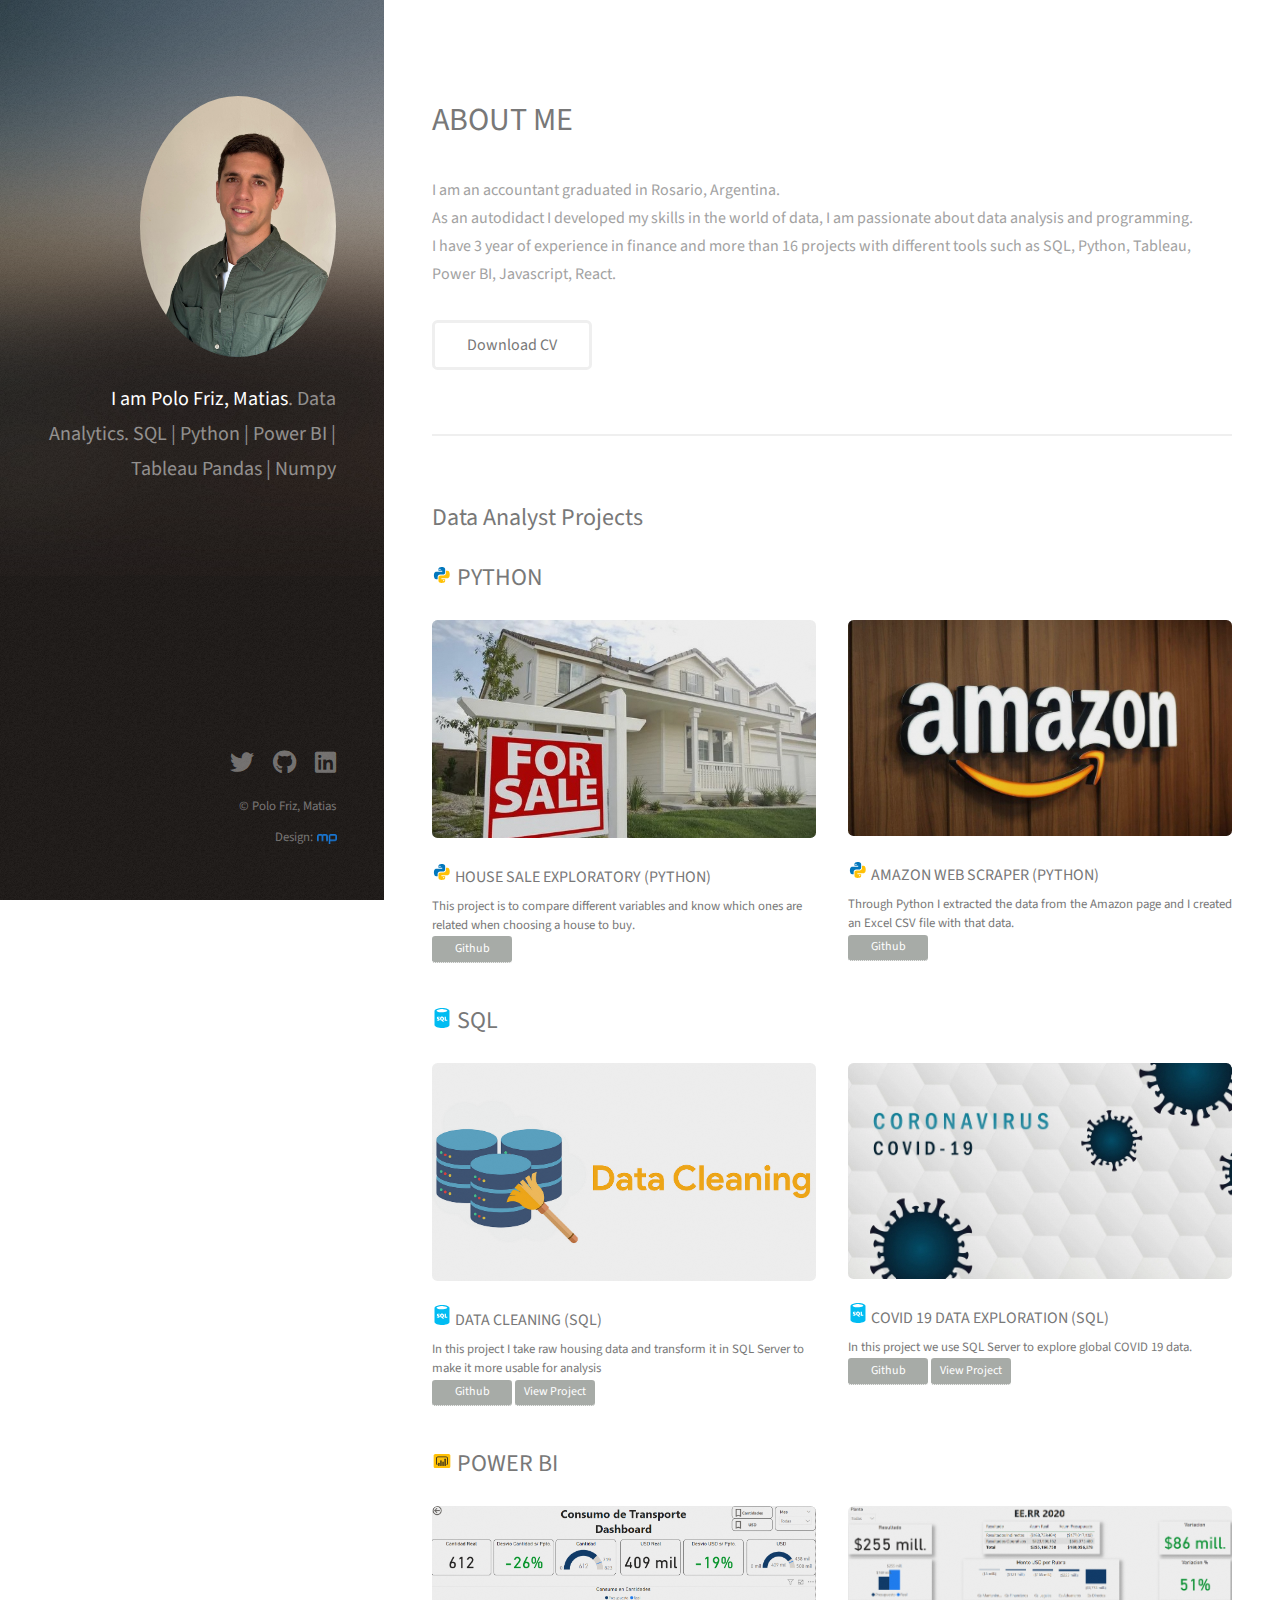
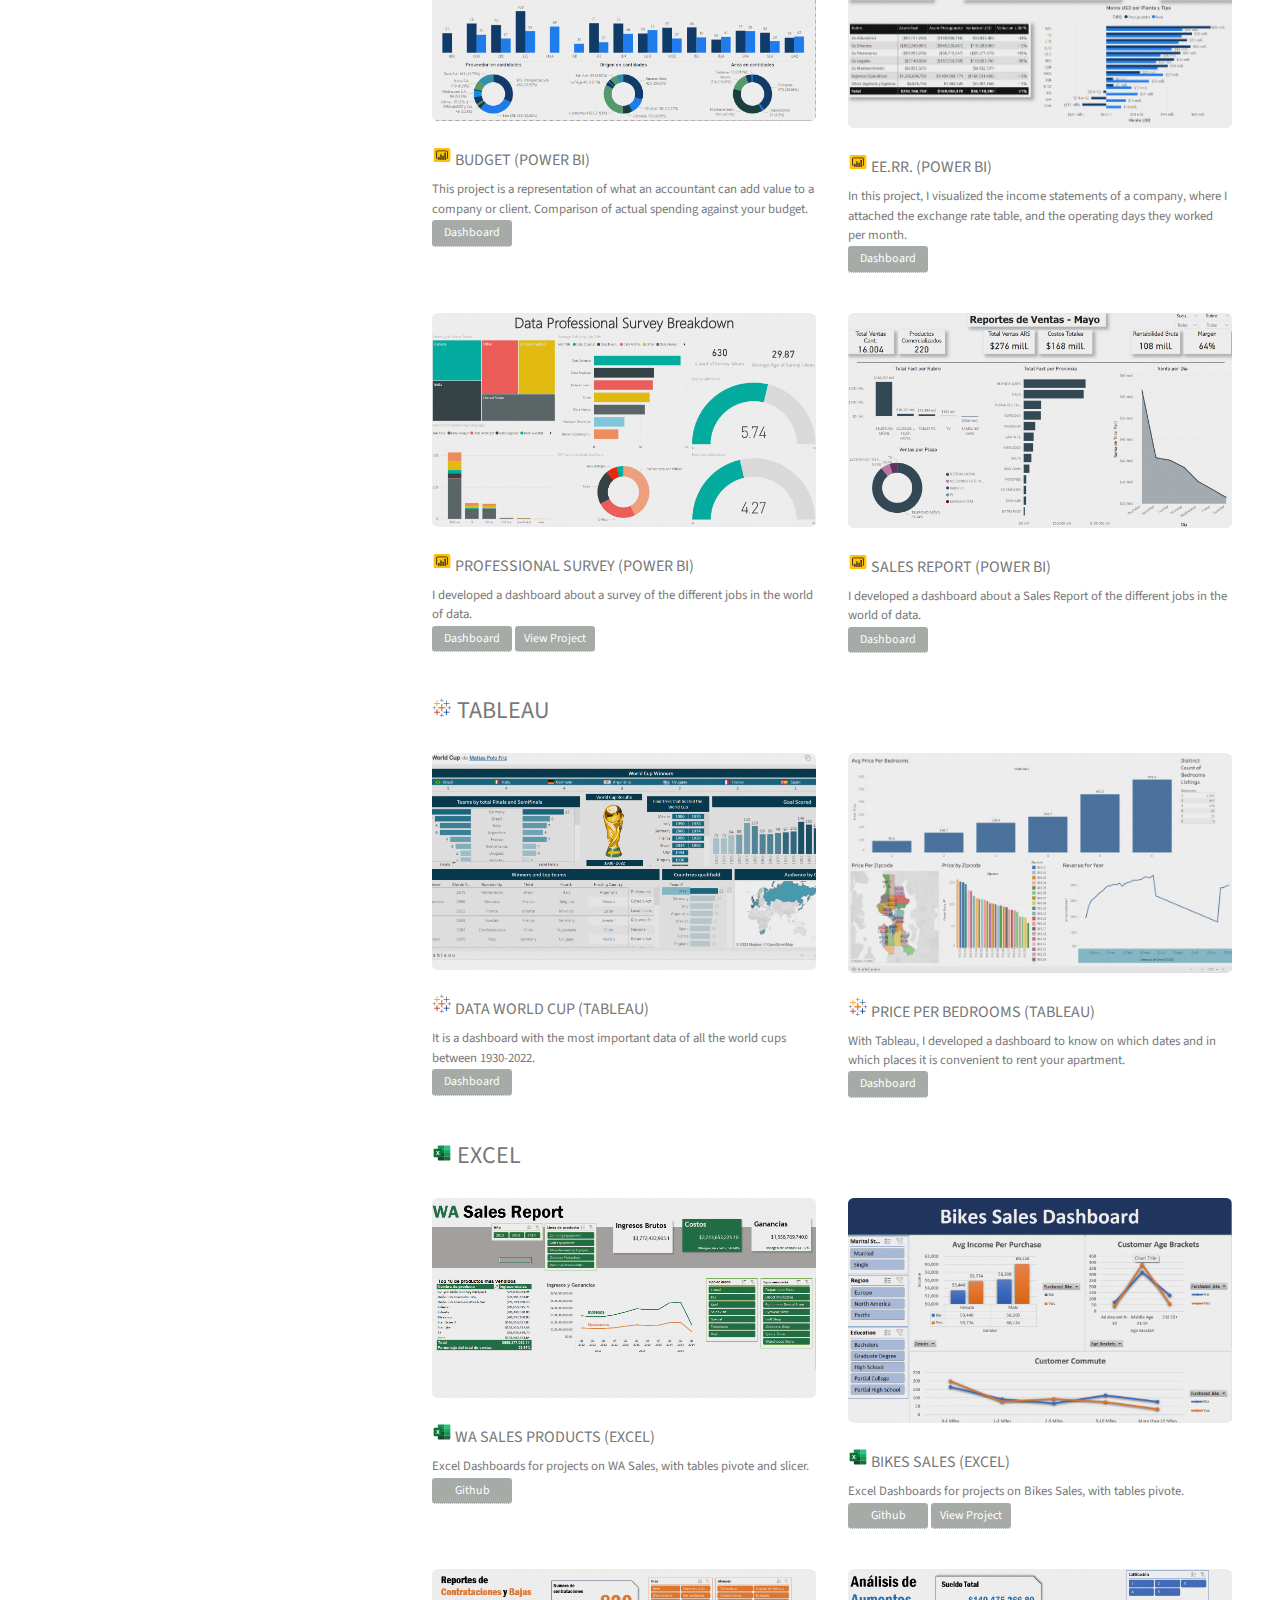
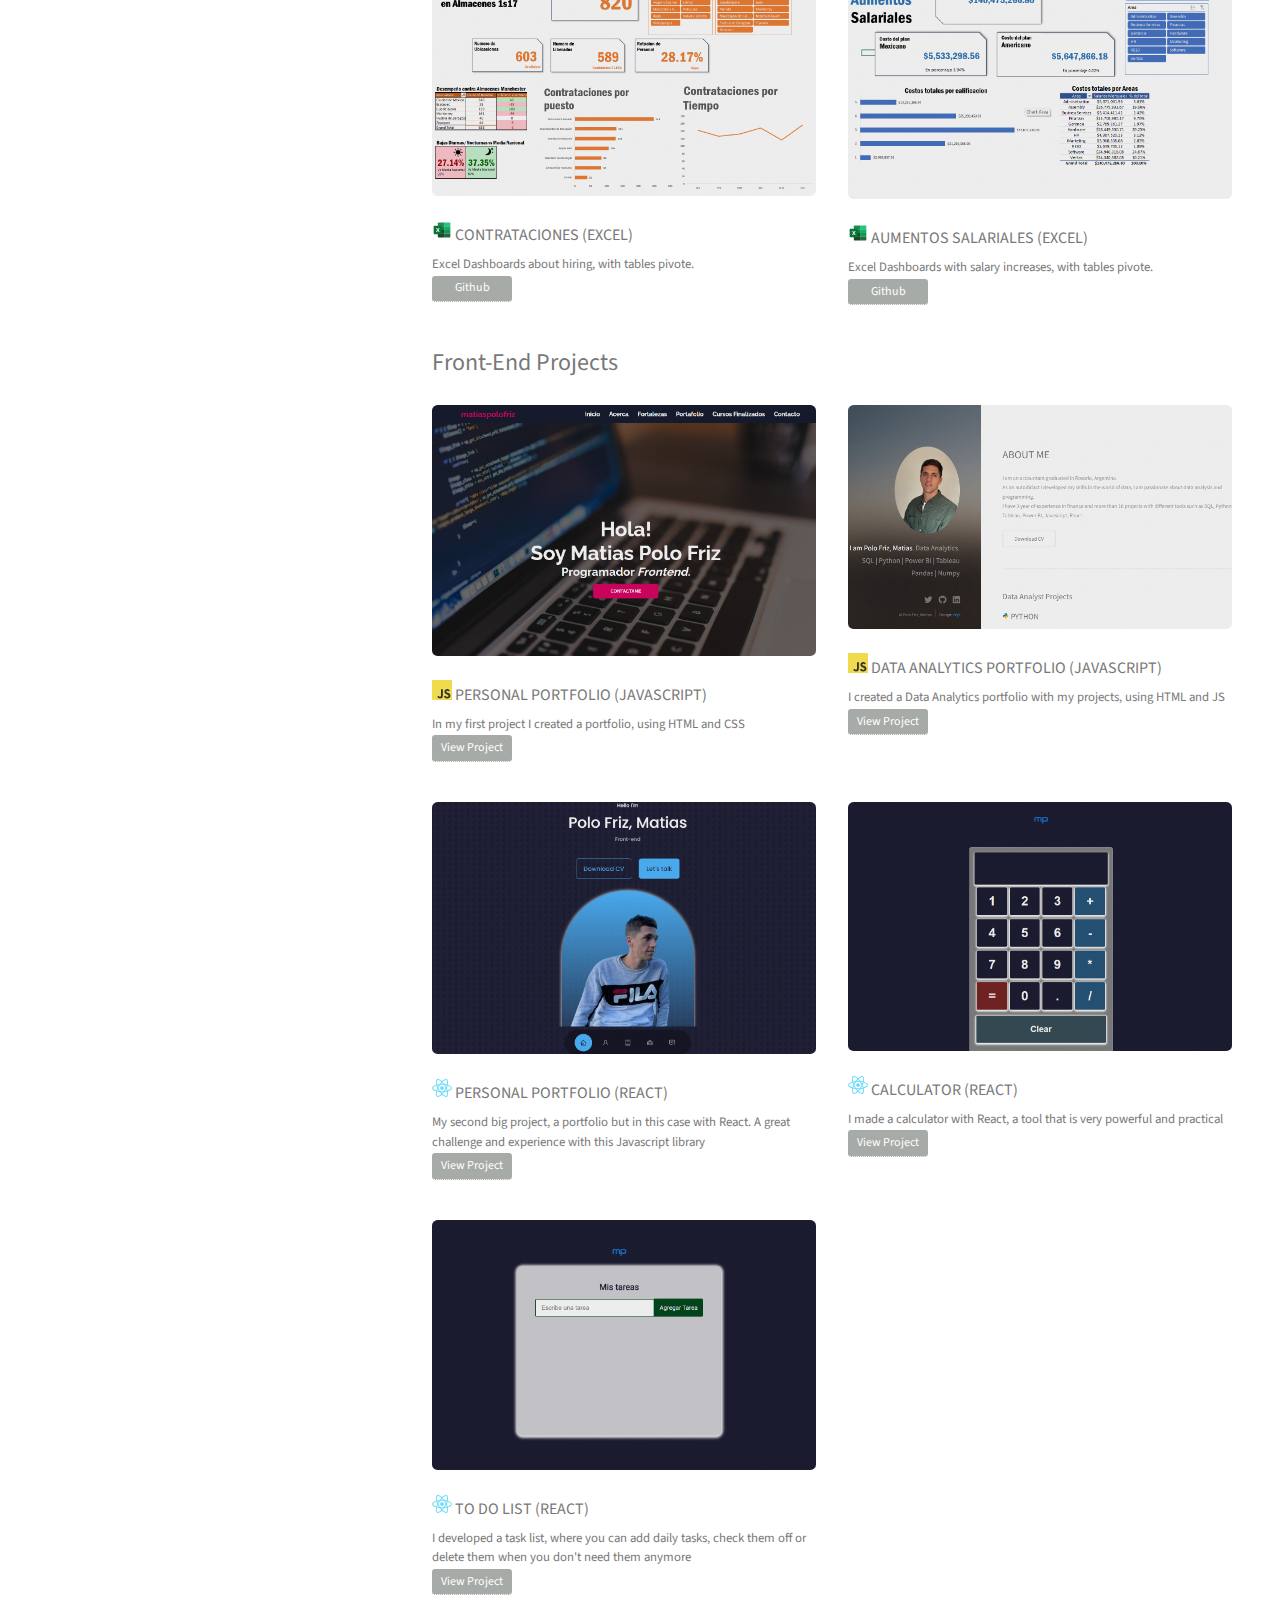
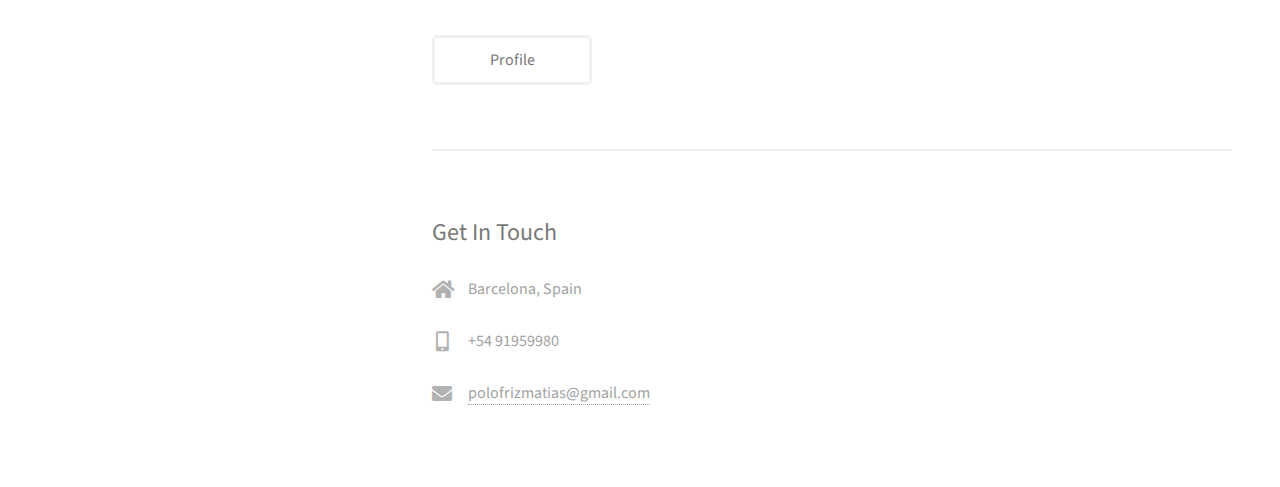
<file: index.html>
<!DOCTYPE HTML>

<html>

<head>
  <title>Portfolio | Polo Friz, Matias</title>
  <meta name="description" content="Welcome to my Portfolio, I'm Matias Polo Friz, Data Analyst">
  <link rel="icon" href="images/mp-favicon.ico" />
  <meta charset="utf-8" />
  <meta name="viewport" content="width=device-width, initial-scale=1, user-scalable=no" />
  <link rel="stylesheet" href="assets/css/main.css" />

</head>

<body class="is-preload">

  <!-- Header -->
  <header id="header">
    <div class="inner">
      <a href="#" class="image avatar"><img src="images/foto-perfil1.jpeg" alt="" /></a>
      <h1><strong>I am Polo Friz, Matias</strong>. Data Analytics.<br />
        SQL | Python | Power BI | Tableau<br />
        Pandas | Numpy<br />
      </h1>
    </div>
  </header>

  <!-- Main -->
  <div id="main">

    <!-- One -->
    <section id="one">
      <header class="major">
        <h2>ABOUT ME</h2>
      </header>
      <p>I am an accountant graduated in Rosario, Argentina.<br />
        As an autodidact I developed my skills in the world of data,
        I am passionate about data analysis and programming. <br />
        I have 3 year of experience in finance and more than 16 projects with different tools such as SQL, Python,
        Tableau, Power BI, Javascript, React.

      </p>
      <ul class="actions">
        <li><a href="images/CV-DataAnalyst.pdf" class="button" target="_blank">Download CV</a></li>
      </ul>
    </section>

    <!-- Two -->
    <section id="two">
      <h2>Data Analyst Projects</h2>

      <!-- PYTHON -->
      <h2><img class="iconos" src="images/icono-python.svg" alt="Tableau"> PYTHON</h2>
      <div class="row">

        <!-- HOUSE SALE WEB EXPLORATORY (PYTHON) -->
        <article class="col-6 col-12-xsmall work-item">
          <a href="images/housesale.jpg" class="image fit thumb"><img src="images/housesale.jpg" alt="" /></a>

          <h3><img class="iconos" src="images/icono-python.svg" alt="Python"> HOUSE SALE EXPLORATORY (PYTHON)</h3>
          <h3>
            <p>This project is to compare different variables and know which ones are related when choosing a house to
              buy.
            </p>

            <!-- VIEW PROJECT
            <a href="11 - HouseSaleExploratory-Py.html" target="" class="btn">View
              Project</a>-->
            <!-- GITHUB-->
            <a href="https://github.com/matiaspolofriz/HouseSaleExploratory-Py/blob/main/11%20-%20HouseSaleExploratory-Py.ipynb"
              target="_blank" class="btn">Github</a>
          </h3>
        </article>

        <!-- AMAZON WEB SCRAPER (PYTHON) -->
        <article class="col-6 col-12-xsmall work-item">
          <a href="images/amazon.jpg" class="image fit thumb"><img src="images/amazon.jpg" alt="" /></a>

          <h3><img class="iconos" src="images/icono-python.svg" alt="Python"> AMAZON WEB SCRAPER (PYTHON)</h3>
          <h3>
            <p>Through Python I extracted the data from the Amazon page and I created an Excel CSV file with that data.
            </p>

            <!-- VIEW PROJECT
            <a href="10 - AmazonWebScraper-Py.html" target="" class="btn">View
              Project</a>-->
            <!-- GITHUB-->
            <a href="https://github.com/matiaspolofriz/AmazonWebScraper-Py/blob/main/10%20-%20AmazonWebScraper-Py.ipynb"
              target="_blank" class="btn">Github</a>
          </h3>
        </article>
      </div>


      <!-- SQL -->
      <h2><img class="iconos" src="images/icono-sql.svg" alt="Sql"> SQL</h2>
      <div class="row">

        <!-- DATA CLEANING (SQL)-->
        <article class="col-6 col-12-xsmall work-item">
          <a href="images/sql-project-dataCleaning.png" class="image fit thumb"><img
              src="images/sql-project-dataCleaning.png" alt="" /></a>

          <h3><img class="iconos" src="images/icono-sql.svg" alt="Sql"> DATA CLEANING (SQL)</h3>
          <h3>
            <p>In this project I take raw housing data and
              transform it in SQL Server to make it more
              usable for analysis
            </p>


            <!-- GITHUB-->
            <a href="https://github.com/matiaspolofriz/DataCleaning-SQL/blob/main/9%20-%20DataCleaning-SQL.sql"
              target="_blank" class="btn">Github</a>

            <!-- VIEW PROJECT-->
            <a href="9 - DataCleaning-SQL.html" target="" class="btn">View
              Project</a>

          </h3>
        </article>


        <!-- COVID 19 DATA EXPLORATION (SQL)-->
        <article class="col-6 col-12-xsmall work-item">
          <a href="images/sql-project-covid19.webp" class="image fit thumb"><img src="images/sql-project-covid19.webp"
              alt="" /></a>

          <h3><img class="iconos" src="images/icono-sql.svg" alt="Sql"> COVID 19 DATA EXPLORATION (SQL)</h3>
          <h3>
            <p>In this project we use SQL Server to explore
              global COVID 19 data.
            </p>

            <!-- GITHUB-->
            <a href="https://github.com/matiaspolofriz/ExplorationCovid19-SQL/blob/main/8%20-%20ExplorationCovid19-SQL.sql"
              target="_blank" class="btn">Github</a>

            <!-- VIEW PROJECT-->
            <a href="8 - ExplorationCovid19-SQL.html" target="" class="btn">View
              Project</a>

          </h3>
        </article>
      </div>


      <!-- POWER BI -->
      <h2><img class="iconos" src="images/icono-powerbi.svg" alt="Powe bi"> POWER BI</h2>
      <div class="row">

        <!-- BUDGET (POWER BI)-->
        <article class="col-6 col-12-xsmall work-item">
          <a href="images/powerbi-presupuesto.png" class="image fit thumb"><img src="images/powerbi-presupuesto.png"
              alt="" /></a>

          <h3><img class="iconos" src="images/icono-powerbi.svg" alt="Powe bi"> BUDGET (POWER BI)</h3>
          <h3>
            <p>This project is a representation of what an accountant can add value to a company or client. Comparison
              of actual
              spending against your budget.
            </p>

            <!-- VIEW PROJECT
            <a href="12 - Presupuesto-PowerBi.html" target="" class="btn">View
              Project</a>-->
            <!-- GITHUB-->
            <a href="https://www.novypro.com/project/presupuesto-vs-real" target="_blank" class="btn">Dashboard</a>
          </h3>
        </article>


        <!-- EERR (POWER BI)-->
        <article class="col-6 col-12-xsmall work-item">
          <a href="images/powerbi-eerr.png" class="image fit thumb"><img src="images/powerbi-eerr.png" alt="" /></a>

          <h3><img class="iconos" src="images/icono-powerbi.svg" alt="Powe bi"> EE.RR. (POWER BI)</h3>
          <h3>
            <p>In this project, I visualized the income statements of a company, where I attached the exchange rate
              table, and the
              operating days they worked per month.
            </p>

            <!-- VIEW PROJECT
                    <a href="12 - Presupuesto-PowerBi.html" target="" class="btn">View
                      Project</a>-->
            <!-- GITHUB-->
            <a href="https://www.novypro.com/project/eerr" target="_blank" class="btn">Dashboard</a>
          </h3>
        </article>


        <!-- PROFESSIONAL SURVEY (POWER BI)-->
        <article class="col-6 col-12-xsmall work-item">
          <a href="images/powerbi-survey.png" class="image fit thumb"><img src="images/powerbi-survey.png" alt="" /></a>

          <h3><img class="iconos" src="images/icono-powerbi.svg" alt="Powe bi"> PROFESSIONAL SURVEY (POWER BI)</h3>
          <h3>
            <p>I developed a dashboard about a survey of the different jobs in the world of data.
            </p>

            <!-- GITHUB-->
            <a href="https://www.novypro.com/project/data-professional-1" target="_blank" class="btn">Dashboard</a>

            <!-- VIEW PROJECT-->
            <a href="7 - DataProfessionalSurvey-PowerBi.html" target="" class="btn">View
              Project</a>
          </h3>
        </article>

        <!-- SALES REPORT (POWER BI)-->
        <article class="col-6 col-12-xsmall work-item">
          <a href="images/powerbi-reporteventas.png" class="image fit thumb"><img src="images/powerbi-reporteventas.png"
              alt="" /></a>

          <h3><img class="iconos" src="images/icono-powerbi.svg" alt="Powe bi"> SALES REPORT (POWER BI)</h3>
          <h3>
            <p>I developed a dashboard about a Sales Report of the different jobs in the world of data.
            </p>

            <!-- VIEW PROJECT
            <a href="7 - SalesReport.html" target="" class="btn">View
              Project</a>-->
            <!-- GITHUB-->
            <a href="https://www.novypro.com/project/data-professional-1" target="_blank" class="btn">Dashboard</a>
          </h3>
        </article>

      </div>


      <!-- TABLEAU -->
      <h2><img class="iconos" src="images/icono-tableau.svg" alt="Tableau"> TABLEAU</h2>
      <div class="row">

        <!-- DATA WORLD CUP (TABLEAU) -->
        <article class="col-6 col-12-xsmall work-item">
          <a href="images/tableau-worldcup.png" class="image fit thumb"><img src="images/tableau-worldcup.png"
              alt="" /></a>

          <h3><img class="iconos" src="images/icono-tableau.svg" alt="Tableau"> DATA WORLD CUP (TABLEAU)</h3>
          <h3>
            <p>It is a dashboard with the most important data of all the world cups between 1930-2022.
            </p>

            <!-- VIEW PROJECT
            <a href="6 - WorldCup-Tableau.html" target="" class="btn">View
              Project</a>-->
            <!-- GITHUB-->
            <a href="https://public.tableau.com/app/profile/matias.polo.friz/viz/WorldCup_16948668913040/DataWorldCup"
              target="_blank" class="btn">Dashboard</a>
          </h3>
        </article>

        <!-- PRICE PER BEDROOMS (TABLEAU)-->
        <article class="col-6 col-12-xsmall work-item">
          <a href="images/tableau-bedrooms.png" class="image fit thumb"><img src="images/tableau-bedrooms.png"
              alt="" /></a>

          <h3><img class="iconos" src="images/icono-tableau.svg" alt="Tableau"> PRICE PER BEDROOMS (TABLEAU)</h3>
          <h3>
            <p>With Tableau, I developed a dashboard to
              know on which dates and in which places
              it is convenient to rent your apartment.
            </p>

            <!-- VIEW PROJECT
            <a href="5 - PricePerBedrooms-Tableau.html" target="" class="btn">View
              Project</a>-->
            <!-- GITHUB-->
            <a href="https://public.tableau.com/app/profile/matias.polo.friz/viz/PricePerBedrooms/Dashboard1"
              target="_blank" class="btn">Dashboard</a>
          </h3>
        </article>
      </div>


      <!-- EXCEL -->
      <h2><img class="iconos" src="images/icono-excel.svg" alt="Excel"> EXCEL</h2>
      <div class="row">

        <!-- WA SALES PRODUCTS (EXCEL)-->
        <article class="col-6 col-12-xsmall work-item">
          <a href="images/excel-wasales.png" class="image fit thumb"><img src="images/excel-wasales.png" alt="" /></a>

          <h3><img class="iconos" src="images/icono-excel.svg" alt="Excel"> WA SALES PRODUCTS (EXCEL)</h3>
          <h3>
            <p>Excel Dashboards for projects on WA Sales, with tables pivote and slicer.
            </p>

            <!-- VIEW PROJECT
            <a href="4 - WASalesProducts-Excel.html" target="" class="btn">View
              Project</a>-->
            <!-- GITHUB-->
            <a href="https://github.com/matiaspolofriz/WASalesProducts-Excel/blob/main/4%20-%20WASalesProducts-Excel.xlsx"
              target="_blank" class="btn">Github</a>
          </h3>
        </article>

        <!-- BIKES SALES (EXCEL)-->
        <article class="col-6 col-12-xsmall work-item">
          <a href="images/excel-project.png" class="image fit thumb"><img src="images/excel-project.png" alt="" /></a>

          <h3><img class="iconos" src="images/icono-excel.svg" alt="Excel"> BIKES SALES (EXCEL)</h3>
          <h3>
            <p>Excel Dashboards for projects on Bikes Sales, with tables pivote.
            </p>

            <!-- GITHUB-->
            <a href="https://github.com/matiaspolofriz/BikesSales-Excel/blob/main/3%20-%20BikesSales-Excel.xlsx"
              target="_blank" class="btn">Github</a>

            <!-- VIEW PROJECT-->
            <a href="3 - BikesSales-Excel.html" target="" class="btn">View
              Project</a>

          </h3>
        </article>

        <!-- CONTRATACIONES (EXCEL)-->
        <article class="col-6 col-12-xsmall work-item">
          <a href="images/excel-contratacionesybajas.png" class="image fit thumb"><img
              src="images/excel-contratacionesybajas.png" alt="" /></a>

          <h3><img class="iconos" src="images/icono-excel.svg" alt="Excel"> CONTRATACIONES (EXCEL)</h3>
          <h3>
            <p>Excel Dashboards about hiring, with tables pivote.
            </p>


            <!-- VIEW PROJECT
            <a href="2 - ContratacionAlmacenes-Excel.html" target="" class="btn">View
              Project</a>-->
            <!-- GITHUB-->
            <a href="https://github.com/matiaspolofriz/ContratacionAlmacenes-Excel/blob/main/2%20-%20ContratacionAlmacenes-Excel.xlsx"
              target="_blank" class="btn">Github</a>
          </h3>
        </article>

        <!-- AUMENTOS SALARIALES (EXCEL)-->
        <article class="col-6 col-12-xsmall work-item">
          <a href="images/excel-aumentosSalariales.png" class="image fit thumb"><img
              src="images/excel-aumentosSalariales.png" alt="" /></a>

          <h3><img class="iconos" src="images/icono-excel.svg" alt="Excel"> AUMENTOS SALARIALES (EXCEL)</h3>
          <h3>
            <p>Excel Dashboards with salary increases, with tables pivote.
            </p>

            <!-- VIEW PROJECT
            <a href="1 - AumentosSalariales-Excel.html" target="" class="btn">View
              Project</a>-->
            <!-- GITHUB-->
            <a href="https://github.com/matiaspolofriz/AumentosSalariales-Excel/blob/main/1%20-%20AumentosSalariales-Excel.xlsx"
              target="_blank" class="btn">Github</a>
          </h3>
        </article>
      </div>


      <!-- Front-End Projects -->
      <h2>Front-End Projects</h2>
      <div class="row">

        <!-- PERSONAL PORTFOLIO (JAVASCRIPT) -->
        <article class="col-6 col-12-xsmall work-item">
          <a href="images/proyecto-1.png" class="image fit thumb"><img src="images/proyecto-1.png" alt="" /></a>

          <h3><img class="iconos" src="images/icono-js.svg" alt="Js"> PERSONAL PORTFOLIO (JAVASCRIPT)</h3>
          <h3>
            <p>In my first project I created a portfolio,
              using HTML and CSS
            </p><a href="https://matiaspolofriz.github.io/portfolio-js/portfolio-polofriz/" target="_blank"
              class="btn">View
              Project</a>
          </h3>
        </article>

        <!-- DATA ANALYTICS PORTFOLIO (JAVASCRIPT) -->
        <article class="col-6 col-12-xsmall work-item">
          <a href="images/js-portfoliodata.png" class="image fit thumb"><img src="images/js-portfoliodata.png"
              alt="" /></a>

          <h3><img class="iconos" src="images/icono-js.svg" alt="Js"> DATA ANALYTICS PORTFOLIO (JAVASCRIPT)</h3>
          <h3>
            <p>I created a Data Analytics portfolio with my projects,
              using HTML and JS
            </p><a href="https://matiaspolofriz.github.io/" target="_blank" class="btn">View
              Project</a>
          </h3>
        </article>

        <!-- PERSONAL PORTFOLIO (REACT) -->
        <article class="col-6 col-12-xsmall work-item">
          <a href="images/proyecto-7.png" class="image fit thumb"><img src="images/proyecto-7.png" alt="" /></a>

          <h3><img class="iconos" src="images/icono-react.svg" alt="React"> PERSONAL PORTFOLIO (REACT)</h3>
          <h3>
            <p>My second big project, a portfolio but in
              this case with React. A great challenge and
              experience with this Javascript library
            </p><a href="https://matiaspolofriz.github.io/portfolio-react" target="_blank" class="btn">View
              Project</a>
          </h3>
        </article>


        <!-- CALCULATOR (REACT) -->
        <article class="col-6 col-12-xsmall work-item">
          <a href="images/proyecto-2.png" class="image fit thumb"><img src="images/proyecto-2.png" alt="" /></a>

          <h3><img class="iconos" src="images/icono-react.svg" alt="React"> CALCULATOR (REACT)</h3>
          <h3>
            <p>I made a calculator with React, a tool that
              is very powerful and practical
            </p><a href="https://matiaspolofriz.github.io/calculadora/" target="_blank" class="btn">View
              Project</a>
          </h3>
        </article>

        <!-- TO DO LIST (REACT) -->
        <article class="col-6 col-12-xsmall work-item">
          <a href="images/proyecto-3.png" class="image fit thumb"><img src="images/proyecto-3.png" alt="" /></a>

          <h3><img class="iconos" src="images/icono-react.svg" alt="React"> TO DO LIST (REACT)</h3>
          <h3>
            <p>I developed a task list, where you can add daily tasks, check them off or delete them when you don't need
              them anymore
            </p><a href="https://matiaspolofriz.github.io/tareas-diarias/" target="_blank" class="btn">View
              Project</a>
          </h3>
        </article>

        <!--
         NEW ONE
         
        <article class="col-6 col-12-xsmall work-item">
          <a href="images/fulls/01.jpg" class="image fit thumb"><img src="images/thumbs/01.jpg" alt="" /></a>

          <h3>MOVIE CORRELATION WITH PYTHON</h3>
          <h3>
            <p>In this project we look at what variables effect the gross revenue from movies.
            </p><a
              href="https://github.com/matiaspolofriz/Data-Cleaning-Proyect/commit/49bc3947ba819cb94742f1aae8cceb8071b16f37"
              target="_blank">View
              Project</a>
          </h3>
        </article>

        -->


      </div>

      <ul class="actions">
        <li><a href="#" class="button">Profile</a></li>
      </ul>
    </section>

    <!-- Three -->
    <section id="three">
      <h2>Get In Touch</h2>

      <div class="row">


        <!-- MAIL -->


        <!--<div class="col-8 col-12-small">
          <form method="post" action="#">
            <div class="row gtr-uniform gtr-50">
              <div class="col-6 col-12-xsmall"><input type="text" name="name" id="name" placeholder="Name" /></div>
              <div class="col-6 col-12-xsmall"><input type="email" name="email" id="email" placeholder="Email" /></div>
              <div class="col-12"><textarea name="message" id="message" placeholder="Message" rows="4"></textarea></div>
            </div>
          </form>
          <ul class="actions">
            <li><input type="submit" value="Send Message" /></li>
          </ul>
        </div>-->

        <div class="col-4 col-12-small">
          <ul class="labeled-icons">
            <li>
              <h3 class="icon solid fa-home"><span class="label">Address</span></h3>
              Barcelona, Spain
            </li>
            <li>
              <h3 class="icon solid fa-mobile-alt"><span class="label">Phone</span></h3>
              +54 91959980
            </li>
            <li>
              <h3 class="icon solid fa-envelope"><span class="label">Email</span></h3>
              <a href="#">polofrizmatias@gmail.com</a>
            </li>
          </ul>
        </div>
      </div>
    </section>

    <!-- Four -->
    <!--
					<section id="four">
						<h2>Elements</h2>

						<section>
							<h4>Text</h4>
							<p>This is <b>bold</b> and this is <strong>strong</strong>. This is <i>italic</i> and this is <em>emphasized</em>.
							This is <sup>superscript</sup> text and this is <sub>subscript</sub> text.
							This is <u>underlined</u> and this is code: <code>for (;;) { ... }</code>. Finally, <a href="#">this is a link</a>.</p>
							<hr />
							<header>
								<h4>Heading with a Subtitle</h4>
								<p>Lorem ipsum dolor sit amet nullam id egestas urna aliquam</p>
							</header>
							<p>Nunc lacinia ante nunc ac lobortis. Interdum adipiscing gravida odio porttitor sem non mi integer non faucibus ornare mi ut ante amet placerat aliquet. Volutpat eu sed ante lacinia sapien lorem accumsan varius montes viverra nibh in adipiscing blandit tempus accumsan.</p>
							<header>
								<h5>Heading with a Subtitle</h5>
								<p>Lorem ipsum dolor sit amet nullam id egestas urna aliquam</p>
							</header>
							<p>Nunc lacinia ante nunc ac lobortis. Interdum adipiscing gravida odio porttitor sem non mi integer non faucibus ornare mi ut ante amet placerat aliquet. Volutpat eu sed ante lacinia sapien lorem accumsan varius montes viverra nibh in adipiscing blandit tempus accumsan.</p>
							<hr />
							<h2>Heading Level 2</h2>
							<h3>Heading Level 3</h3>
							<h4>Heading Level 4</h4>
							<h5>Heading Level 5</h5>
							<h6>Heading Level 6</h6>
							<hr />
							<h5>Blockquote</h5>
							<blockquote>Fringilla nisl. Donec accumsan interdum nisi, quis tincidunt felis sagittis eget tempus euismod. Vestibulum ante ipsum primis in faucibus vestibulum. Blandit adipiscing eu felis iaculis volutpat ac adipiscing accumsan faucibus. Vestibulum ante ipsum primis in faucibus lorem ipsum dolor sit amet nullam adipiscing eu felis.</blockquote>
							<h5>Preformatted</h5>
							<pre><code>i = 0;

while (!deck.isInOrder()) {
print 'Iteration ' + i;
deck.shuffle();
i++;
}

print 'It took ' + i + ' iterations to sort the deck.';</code></pre>
						</section>

						<section>
							<h4>Lists</h4>
							<div class="row">
								<div class="col-6 col-12-xsmall">
									<h5>Unordered</h5>
									<ul>
										<li>Dolor pulvinar etiam magna etiam.</li>
										<li>Sagittis adipiscing lorem eleifend.</li>
										<li>Felis enim feugiat dolore viverra.</li>
									</ul>
									<h5>Alternate</h5>
									<ul class="alt">
										<li>Dolor pulvinar etiam magna etiam.</li>
										<li>Sagittis adipiscing lorem eleifend.</li>
										<li>Felis enim feugiat dolore viverra.</li>
									</ul>
								</div>
								<div class="col-6 col-12-xsmall">
									<h5>Ordered</h5>
									<ol>
										<li>Dolor pulvinar etiam magna etiam.</li>
										<li>Etiam vel felis at lorem sed viverra.</li>
										<li>Felis enim feugiat dolore viverra.</li>
										<li>Dolor pulvinar etiam magna etiam.</li>
										<li>Etiam vel felis at lorem sed viverra.</li>
										<li>Felis enim feugiat dolore viverra.</li>
									</ol>
									<h5>Icons</h5>
									<ul class="icons">
										<li><a href="#" class="icon brands fa-twitter"><span class="label">Twitter</span></a></li>
										<li><a href="#" class="icon brands fa-facebook-f"><span class="label">Facebook</span></a></li>
										<li><a href="#" class="icon brands fa-instagram"><span class="label">Instagram</span></a></li>
										<li><a href="#" class="icon brands fa-github"><span class="label">Github</span></a></li>
										<li><a href="#" class="icon brands fa-dribbble"><span class="label">Dribbble</span></a></li>
										<li><a href="#" class="icon brands fa-tumblr"><span class="label">Tumblr</span></a></li>
									</ul>
								</div>
							</div>
							<h5>Actions</h5>
							<ul class="actions">
								<li><a href="#" class="button primary">Default</a></li>
								<li><a href="#" class="button">Default</a></li>
							</ul>
							<ul class="actions small">
								<li><a href="#" class="button primary small">Small</a></li>
								<li><a href="#" class="button small">Small</a></li>
							</ul>
							<div class="row">
								<div class="col-6 col-12-small">
									<ul class="actions stacked">
										<li><a href="#" class="button primary">Default</a></li>
										<li><a href="#" class="button">Default</a></li>
									</ul>
								</div>
								<div class="col-6 col-12-small">
									<ul class="actions stacked">
										<li><a href="#" class="button primary small">Small</a></li>
										<li><a href="#" class="button small">Small</a></li>
									</ul>
								</div>
								<div class="col-6 col-12-small">
									<ul class="actions stacked">
										<li><a href="#" class="button primary fit">Default</a></li>
										<li><a href="#" class="button fit">Default</a></li>
									</ul>
								</div>
								<div class="col-6 col-12-small">
									<ul class="actions stacked">
										<li><a href="#" class="button primary small fit">Small</a></li>
										<li><a href="#" class="button small fit">Small</a></li>
									</ul>
								</div>
							</div>
						</section>

						<section>
							<h4>Table</h4>
							<h5>Default</h5>
							<div class="table-wrapper">
								<table>
									<thead>
										<tr>
											<th>Name</th>
											<th>Description</th>
											<th>Price</th>
										</tr>
									</thead>
									<tbody>
										<tr>
											<td>Item One</td>
											<td>Ante turpis integer aliquet porttitor.</td>
											<td>29.99</td>
										</tr>
										<tr>
											<td>Item Two</td>
											<td>Vis ac commodo adipiscing arcu aliquet.</td>
											<td>19.99</td>
										</tr>
										<tr>
											<td>Item Three</td>
											<td> Morbi faucibus arcu accumsan lorem.</td>
											<td>29.99</td>
										</tr>
										<tr>
											<td>Item Four</td>
											<td>Vitae integer tempus condimentum.</td>
											<td>19.99</td>
										</tr>
										<tr>
											<td>Item Five</td>
											<td>Ante turpis integer aliquet porttitor.</td>
											<td>29.99</td>
										</tr>
									</tbody>
									<tfoot>
										<tr>
											<td colspan="2"></td>
											<td>100.00</td>
										</tr>
									</tfoot>
								</table>
							</div>

							<h5>Alternate</h5>
							<div class="table-wrapper">
								<table class="alt">
									<thead>
										<tr>
											<th>Name</th>
											<th>Description</th>
											<th>Price</th>
										</tr>
									</thead>
									<tbody>
										<tr>
											<td>Item One</td>
											<td>Ante turpis integer aliquet porttitor.</td>
											<td>29.99</td>
										</tr>
										<tr>
											<td>Item Two</td>
											<td>Vis ac commodo adipiscing arcu aliquet.</td>
											<td>19.99</td>
										</tr>
										<tr>
											<td>Item Three</td>
											<td> Morbi faucibus arcu accumsan lorem.</td>
											<td>29.99</td>
										</tr>
										<tr>
											<td>Item Four</td>
											<td>Vitae integer tempus condimentum.</td>
											<td>19.99</td>
										</tr>
										<tr>
											<td>Item Five</td>
											<td>Ante turpis integer aliquet porttitor.</td>
											<td>29.99</td>
										</tr>
									</tbody>
									<tfoot>
										<tr>
											<td colspan="2"></td>
											<td>100.00</td>
										</tr>
									</tfoot>
								</table>
							</div>
						</section>

						<section>
							<h4>Buttons</h4>
							<ul class="actions">
								<li><a href="#" class="button primary">Primary</a></li>
								<li><a href="#" class="button">Default</a></li>
							</ul>
							<ul class="actions">
								<li><a href="#" class="button large">Large</a></li>
								<li><a href="#" class="button">Default</a></li>
								<li><a href="#" class="button small">Small</a></li>
							</ul>
							<ul class="actions fit">
								<li><a href="#" class="button primary fit">Fit</a></li>
								<li><a href="#" class="button fit">Fit</a></li>
							</ul>
							<ul class="actions fit small">
								<li><a href="#" class="button primary fit small">Fit + Small</a></li>
								<li><a href="#" class="button fit small">Fit + Small</a></li>
							</ul>
							<ul class="actions">
								<li><a href="#" class="button primary icon solid fa-download">Icon</a></li>
								<li><a href="#" class="button icon solid fa-download">Icon</a></li>
							</ul>
							<ul class="actions">
								<li><span class="button primary disabled">Primary</span></li>
								<li><span class="button disabled">Default</span></li>
							</ul>
						</section>

						<section>
							<h4>Form</h4>
							<form method="post" action="#">
								<div class="row gtr-uniform gtr-50">
									<div class="col-6 col-12-xsmall">
										<input type="text" name="demo-name" id="demo-name" value="" placeholder="Name" />
									</div>
									<div class="col-6 col-12-xsmall">
										<input type="email" name="demo-email" id="demo-email" value="" placeholder="Email" />
									</div>
									<div class="col-12">
										<select name="demo-category" id="demo-category">
											<option value="">- Category -</option>
											<option value="1">Manufacturing</option>
											<option value="1">Shipping</option>
											<option value="1">Administration</option>
											<option value="1">Human Resources</option>
										</select>
									</div>
									<div class="col-4 col-12-small">
										<input type="radio" id="demo-priority-low" name="demo-priority" checked>
										<label for="demo-priority-low">Low Priority</label>
									</div>
									<div class="col-4 col-12-small">
										<input type="radio" id="demo-priority-normal" name="demo-priority">
										<label for="demo-priority-normal">Normal Priority</label>
									</div>
									<div class="col-4 col-12-small">
										<input type="radio" id="demo-priority-high" name="demo-priority">
										<label for="demo-priority-high">High Priority</label>
									</div>
									<div class="col-6 col-12-small">
										<input type="checkbox" id="demo-copy" name="demo-copy">
										<label for="demo-copy">Email me a copy of this message</label>
									</div>
									<div class="col-6 col-12-small">
										<input type="checkbox" id="demo-human" name="demo-human" checked>
										<label for="demo-human">I am a human and not a robot</label>
									</div>
									<div class="col-12">
										<textarea name="demo-message" id="demo-message" placeholder="Enter your message" rows="6"></textarea>
									</div>
									<div class="col-12">
										<ul class="actions">
											<li><input type="submit" value="Send Message" class="primary" /></li>
											<li><input type="reset" value="Reset" /></li>
										</ul>
									</div>
								</div>
							</form>
						</section>

						<section>
							<h4>Image</h4>
							<h5>Fit</h5>
							<div class="box alt">
								<div class="row gtr-50 gtr-uniform">
									<div class="col-12"><span class="image fit"><img src="images/fulls/05.jpg" alt="" /></span></div>
									<div class="col-4"><span class="image fit"><img src="images/thumbs/01.jpg" alt="" /></span></div>
									<div class="col-4"><span class="image fit"><img src="images/thumbs/02.jpg" alt="" /></span></div>
									<div class="col-4"><span class="image fit"><img src="images/thumbs/03.jpg" alt="" /></span></div>
									<div class="col-4"><span class="image fit"><img src="images/thumbs/04.jpg" alt="" /></span></div>
									<div class="col-4"><span class="image fit"><img src="images/thumbs/05.jpg" alt="" /></span></div>
									<div class="col-4"><span class="image fit"><img src="images/thumbs/06.jpg" alt="" /></span></div>
									<div class="col-4"><span class="image fit"><img src="images/thumbs/03.jpg" alt="" /></span></div>
									<div class="col-4"><span class="image fit"><img src="images/thumbs/02.jpg" alt="" /></span></div>
									<div class="col-4"><span class="image fit"><img src="images/thumbs/01.jpg" alt="" /></span></div>
								</div>
							</div>
							<h5>Left &amp; Right</h5>
							<p><span class="image left"><img src="images/avatar.jpg" alt="" /></span>Fringilla nisl. Donec accumsan interdum nisi, quis tincidunt felis sagittis eget. tempus euismod. Vestibulum ante ipsum primis in faucibus vestibulum. Blandit adipiscing eu felis iaculis volutpat ac adipiscing accumsan eu faucibus. Integer ac pellentesque praesent tincidunt felis sagittis eget. tempus euismod. Vestibulum ante ipsum primis in faucibus vestibulum. Blandit adipiscing eu felis iaculis volutpat ac adipiscing accumsan eu faucibus. Integer ac pellentesque praesent. Donec accumsan interdum nisi, quis tincidunt felis sagittis eget. tempus euismod. Vestibulum ante ipsum primis in faucibus vestibulum. Blandit adipiscing eu felis iaculis volutpat ac adipiscing accumsan eu faucibus. Integer ac pellentesque praesent tincidunt felis sagittis eget. tempus euismod. Vestibulum ante ipsum primis in faucibus vestibulum. Blandit adipiscing eu felis iaculis volutpat ac adipiscing accumsan eu faucibus. Integer ac pellentesque praesent.</p>
							<p><span class="image right"><img src="images/avatar.jpg" alt="" /></span>Fringilla nisl. Donec accumsan interdum nisi, quis tincidunt felis sagittis eget. tempus euismod. Vestibulum ante ipsum primis in faucibus vestibulum. Blandit adipiscing eu felis iaculis volutpat ac adipiscing accumsan eu faucibus. Integer ac pellentesque praesent tincidunt felis sagittis eget. tempus euismod. Vestibulum ante ipsum primis in faucibus vestibulum. Blandit adipiscing eu felis iaculis volutpat ac adipiscing accumsan eu faucibus. Integer ac pellentesque praesent. Donec accumsan interdum nisi, quis tincidunt felis sagittis eget. tempus euismod. Vestibulum ante ipsum primis in faucibus vestibulum. Blandit adipiscing eu felis iaculis volutpat ac adipiscing accumsan eu faucibus. Integer ac pellentesque praesent tincidunt felis sagittis eget. tempus euismod. Vestibulum ante ipsum primis in faucibus vestibulum. Blandit adipiscing eu felis iaculis volutpat ac adipiscing accumsan eu faucibus. Integer ac pellentesque praesent.</p>
						</section>

					</section>
				-->

  </div>

  <!-- Footer -->
  <footer id="footer">
    <div class="inner">
      <ul class="icons">
        <li><a href="https://twitter.com/matiaspolofriz" class="icon brands fa-twitter" target="_blank"><span
              class="label">Twitter</span></a></li>

        <li><a href="https://github.com/matiaspolofriz" class="icon brands fa-github" target="_blank"><span
              class="label">Github</span></a></li>

        <li><a href="https://www.linkedin.com/in/matiaspolofriz/" class="icon brands fa-linkedin" target="_blank"><span
              class="label">Linkedin</span></a></li>

        <!--  <li><a href="polofrizmatias@gmail.com" class="icon solid fa-envelope"><span class="label">Email</span></a></li>
          -->
      </ul>

      <ul class="copyright">
        <li>&copy; Polo Friz, Matias</li>
        <li>Design: <img src="images/mp-48.png" alt="" class="mp-img" />
        </li>
      </ul>

  </footer>

  <!-- Scripts -->
  <script src="assets/js/jquery.min.js"></script>
  <script src="assets/js/jquery.poptrox.min.js"></script>
  <script src="assets/js/browser.min.js"></script>
  <script src="assets/js/breakpoints.min.js"></script>
  <script src="assets/js/util.js"></script>
  <script src="assets/js/main.js"></script>

</body>

</html>
</file>
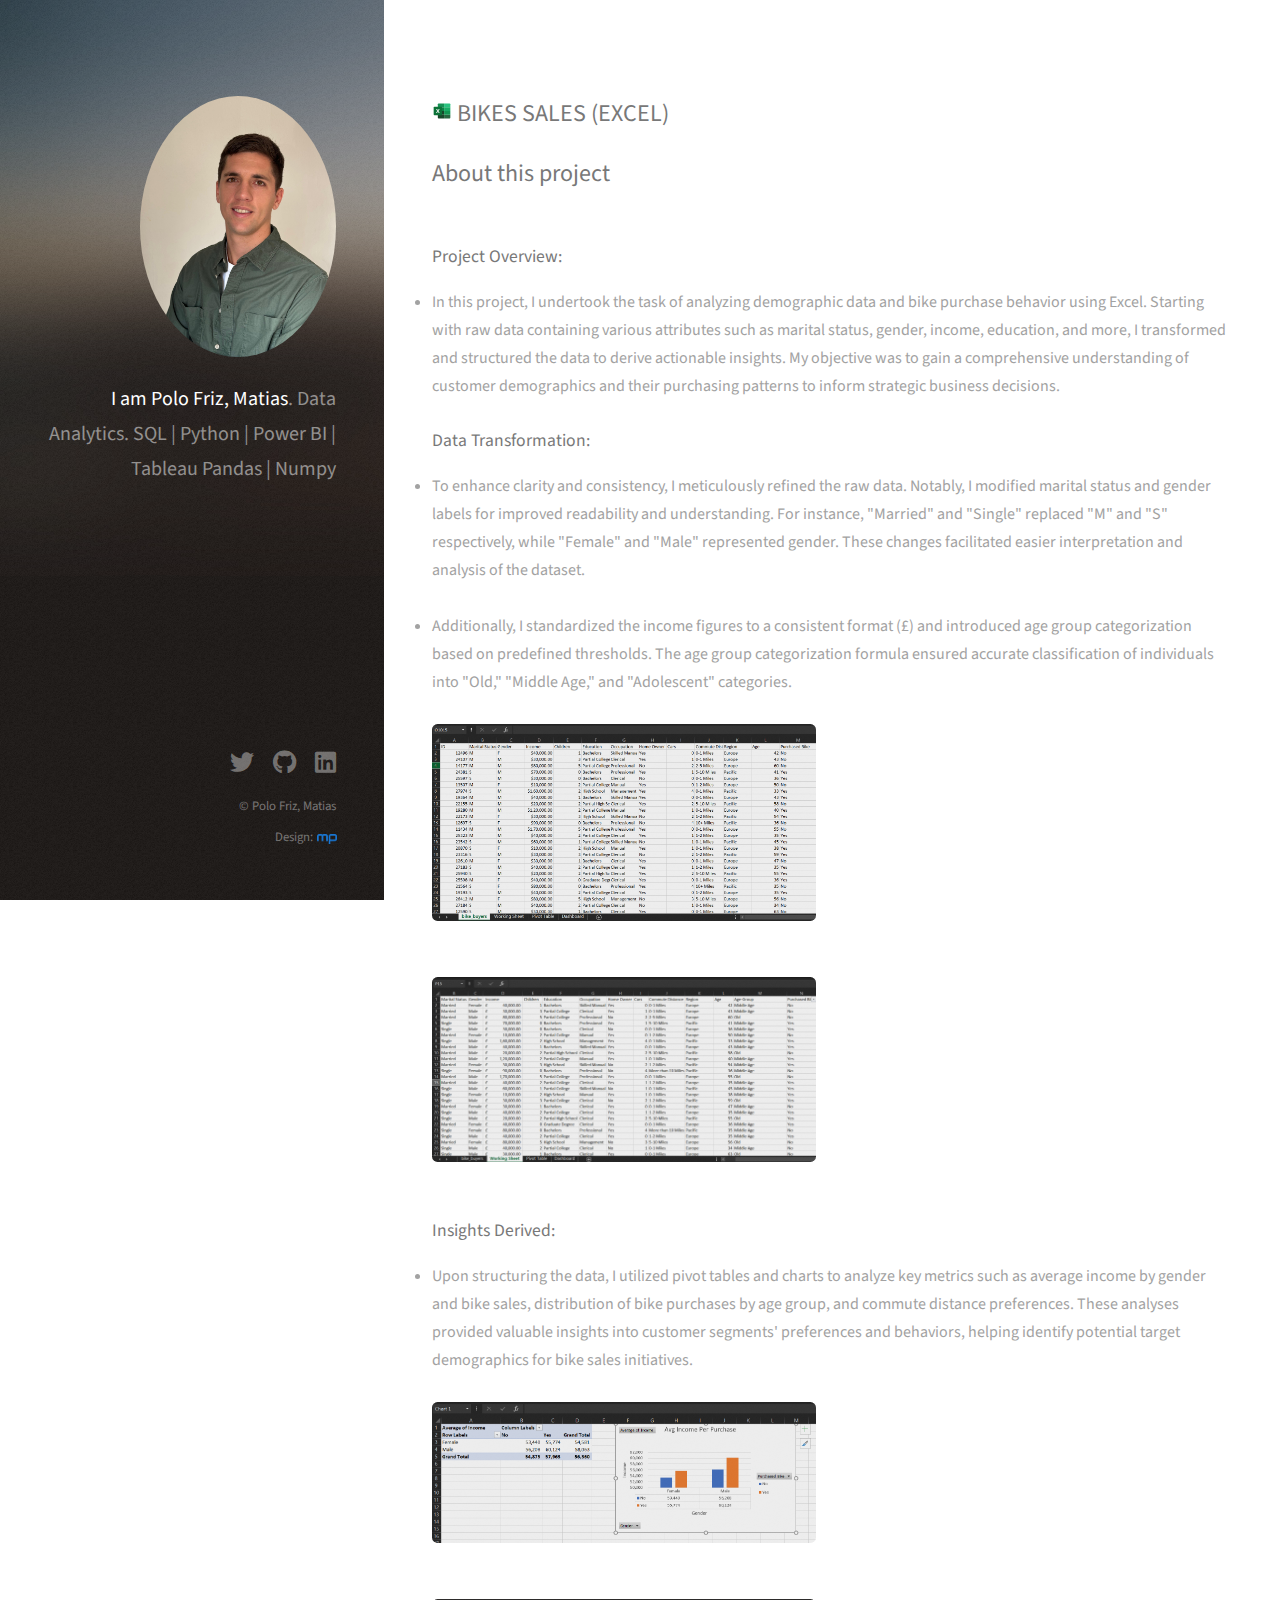
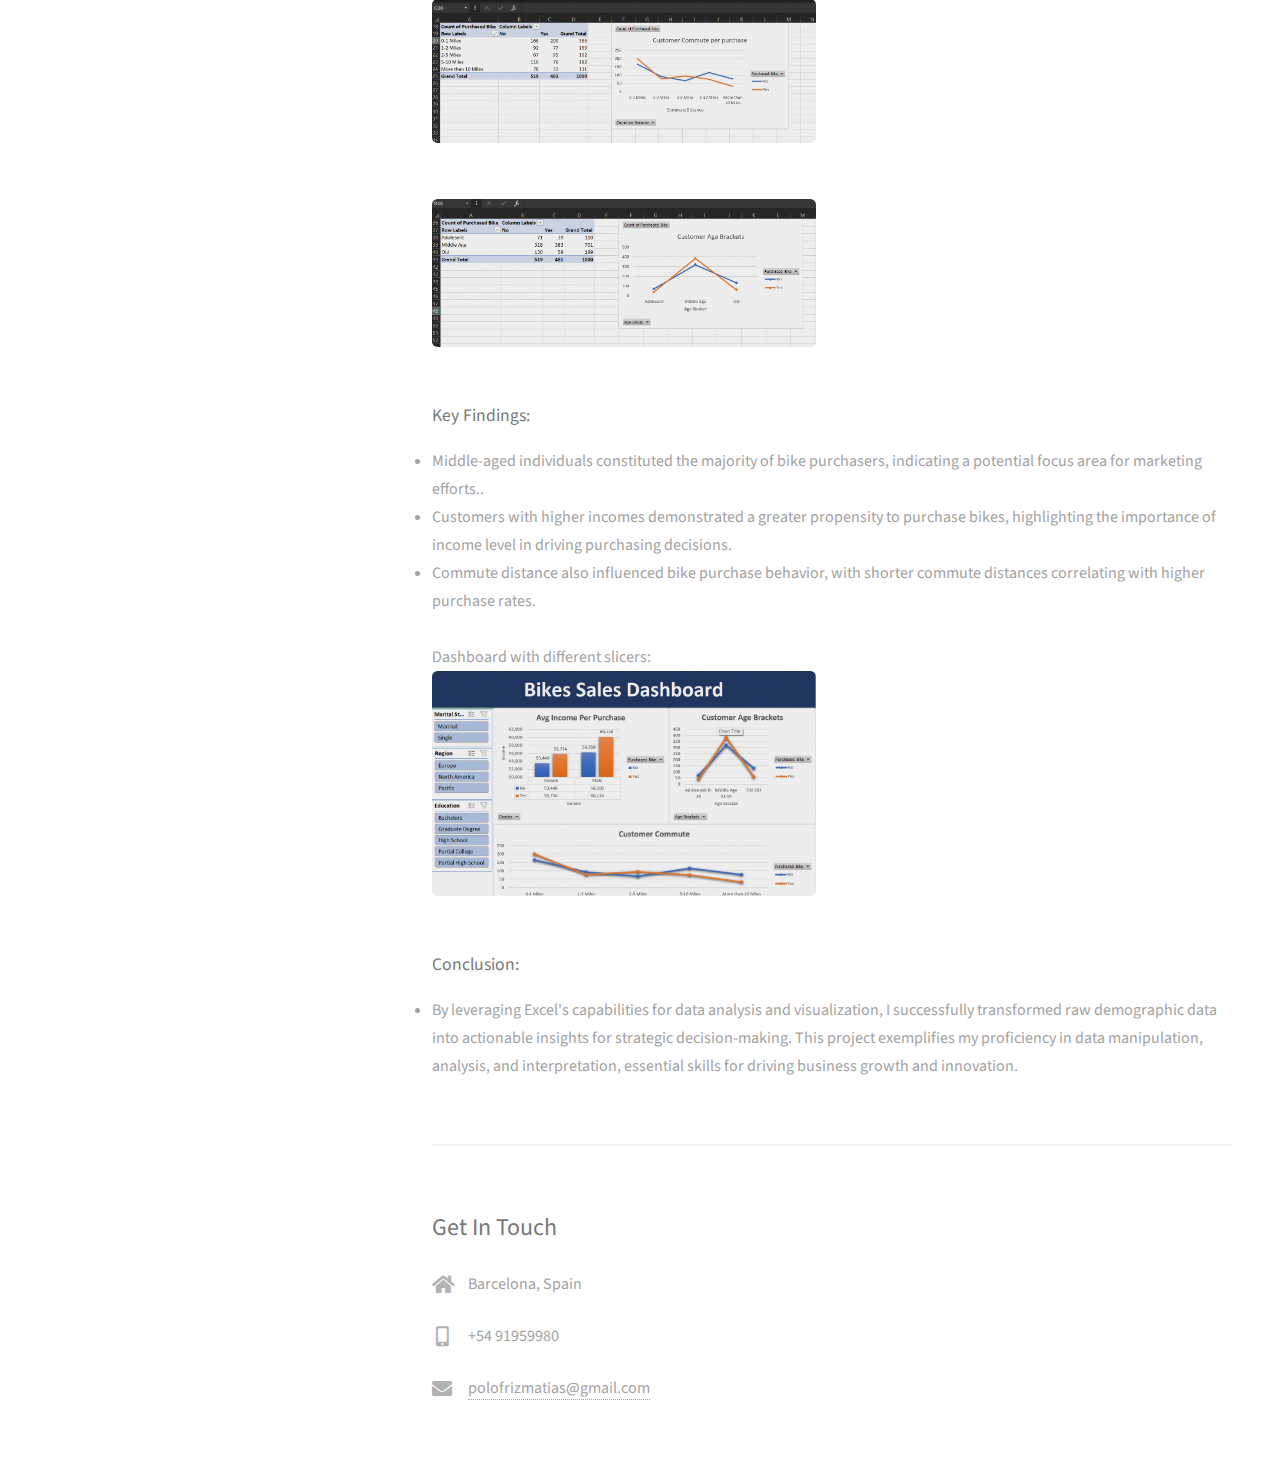
<file: 3 - BikesSales-Excel.html>
<!DOCTYPE HTML>

<html>

<head>
  <title>BIKES SALES (EXCEL)</title>
  <meta name="description" content="Welcome to my Portfolio, I'm Matias Polo Friz, Data Analyst">
  <link rel="icon" href="images/mp-favicon.ico" />
  <meta charset="utf-8" />
  <meta name="viewport" content="width=device-width, initial-scale=1, user-scalable=no" />
  <link rel="stylesheet" href="assets/css/main.css" />

</head>

<body class="is-preload">

  <!-- Header -->
  <header id="header">
    <div class="inner">
      <a href="#" class="image avatar"><img src="images/foto-perfil1.jpeg" alt="" /></a>
      <h1><strong>I am Polo Friz, Matias</strong>. Data Analytics.<br />
        SQL | Python | Power BI | Tableau<br />
        Pandas | Numpy<br />
      </h1>
    </div>
  </header>

  <!-- Main -->
  <div id="main">

    <!-- Two -->
    <section id="two">
      <h2><img class="iconos" src="images/icono-excel.svg" alt="SQL"> BIKES SALES (EXCEL)</h2>

      <!-- MAIN TEXT -->
      <h2>About this project</h2>
      <br />
      <h4>Project Overview:</h4>
      <li>In this project, I undertook the task of analyzing demographic data and bike purchase
        behavior using
        Excel. Starting with raw data containing various attributes such as marital status, gender, income, education,
        and more,
        I transformed and structured the data to derive actionable insights. My objective was to gain a comprehensive
        understanding of customer demographics and their purchasing patterns to inform strategic business decisions.
      </li>
      <br />

      <h4>Data Transformation:</h4>
      <li>To enhance clarity and consistency, I meticulously refined the raw data. Notably, I
        modified
        marital status and gender labels for improved readability and understanding. For instance, "Married" and
        "Single"
        replaced "M" and "S" respectively, while "Female" and "Male" represented gender. These changes facilitated
        easier
        interpretation and analysis of the dataset.</li>
      <br />


      <li>Additionally, I standardized the income figures to a consistent format (£) and introduced age group
        categorization based
        on predefined thresholds. The age group categorization formula ensured accurate classification of individuals
        into
        "Old," "Middle Age," and "Adolescent" categories.</li>
      <br />


      <!-- IMAGE  1-->
      <div class="row">
        <article class="col-6 col-12-xsmall work-item">
          <a href="images/3 - BikesSales-Excel/1 - BikesSales-Excel.png" class="image fit thumb"><img
              src="images/3 - BikesSales-Excel/1 - BikesSales-Excel.png" alt="" /></a>
        </article>
      </div>

      <!-- IMAGE  2-->
      <div class="row">
        <article class="col-6 col-12-xsmall work-item">
          <a href="images/3 - BikesSales-Excel/2 - BikesSales-Excel.png" class="image fit thumb"><img
              src="images/3 - BikesSales-Excel/2 - BikesSales-Excel.png" alt="" /></a>
        </article>
      </div>


      <!-- TEXT 3 -->
      <h4>Insights Derived:</h4>

      <li>Upon structuring the data, I utilized pivot tables and charts to analyze key metrics such as average
        income by gender and bike sales, distribution of bike purchases by age group, and commute distance preferences.
        These
        analyses provided valuable insights into customer segments' preferences and behaviors, helping identify
        potential target
        demographics for bike sales initiatives.</li>
      <br />

      <!-- IMAGE  3-->
      <div class="row">
        <article class="col-6 col-12-xsmall work-item">
          <a href="images/3 - BikesSales-Excel/3 - BikesSales-Excel.png" class="image fit thumb"><img
              src="images//3 - BikesSales-Excel/3 - BikesSales-Excel.png" alt="" /></a>
        </article>
      </div>


      <!-- IMAGE  4-->
      <div class="row">
        <article class="col-6 col-12-xsmall work-item">
          <a href="images/3 - BikesSales-Excel/4 - BikesSales-Excel.png" class="image fit thumb"><img
              src="images/3 - BikesSales-Excel/4 - BikesSales-Excel.png" alt="" /></a>
        </article>
      </div>


      <!-- IMAGE  5-->
      <div class="row">
        <article class="col-6 col-12-xsmall work-item">
          <a href="images/3 - BikesSales-Excel/5 - BikesSales-Excel.png" class="image fit thumb"><img
              src="images/3 - BikesSales-Excel/5 - BikesSales-Excel.png" alt="" /></a>
        </article>
      </div>


      <!-- TEXT 6 -->
      <h4>Key Findings:</h4>

      <li>Middle-aged individuals constituted the majority of bike purchasers, indicating a potential focus area for
        marketing
        efforts..</li>
      <li>Customers with higher incomes demonstrated a greater propensity to purchase bikes, highlighting the importance
        of income
        level in driving purchasing decisions.</li>
      <li>Commute distance also influenced bike purchase behavior, with shorter commute distances correlating with
        higher purchase
        rates.</li>
      <br />
      Dashboard with different slicers:
      <br />

      <!-- IMAGE  6-->
      <div class="row">
        <article class="col-6 col-12-xsmall work-item">
          <a href="images/excel-project.png" class="image fit thumb"><img src="images/excel-project.png" alt="" /></a>
        </article>
      </div>


      <!-- TEXT 7 -->
      <h4>Conclusion:</h4>

      <li>By leveraging Excel's capabilities for data analysis and visualization, I successfully transformed raw
        demographic data
        into actionable insights for strategic decision-making. This project exemplifies my proficiency in data
        manipulation,
        analysis, and interpretation, essential skills for driving business growth and innovation.</li>




    </section>



    <!-- Three -->
    <section id="three">
      <h2>Get In Touch</h2>

      <div class="row">

        <div class="col-4 col-12-small">
          <ul class="labeled-icons">
            <li>
              <h3 class="icon solid fa-home"><span class="label">Address</span></h3>
              Barcelona, Spain
            </li>
            <li>
              <h3 class="icon solid fa-mobile-alt"><span class="label">Phone</span></h3>
              +54 91959980
            </li>
            <li>
              <h3 class="icon solid fa-envelope"><span class="label">Email</span></h3>
              <a href="#">polofrizmatias@gmail.com</a>
            </li>
          </ul>
        </div>
      </div>
    </section>
  </div>

  <!-- Footer -->
  <footer id="footer">
    <div class="inner">
      <ul class="icons">
        <li><a href="https://twitter.com/matiaspolofriz" class="icon brands fa-twitter" target="_blank"><span
              class="label">Twitter</span></a></li>

        <li><a href="https://github.com/matiaspolofriz" class="icon brands fa-github" target="_blank"><span
              class="label">Github</span></a></li>

        <li><a href="https://www.linkedin.com/in/matiaspolofriz/" class="icon brands fa-linkedin" target="_blank"><span
              class="label">Linkedin</span></a></li>

        <!--  <li><a href="polofrizmatias@gmail.com" class="icon solid fa-envelope"><span class="label">Email</span></a></li>
          -->
      </ul>

      <ul class="copyright">
        <li>&copy; Polo Friz, Matias</li>
        <li>Design: <img src="images/mp-48.png" alt="" class="mp-img" />
        </li>
      </ul>

  </footer>

  <!-- Scripts -->
  <script src="assets/js/jquery.min.js"></script>
  <script src="assets/js/jquery.poptrox.min.js"></script>
  <script src="assets/js/browser.min.js"></script>
  <script src="assets/js/breakpoints.min.js"></script>
  <script src="assets/js/util.js"></script>
  <script src="assets/js/main.js"></script>

</body>

</html>
</file>
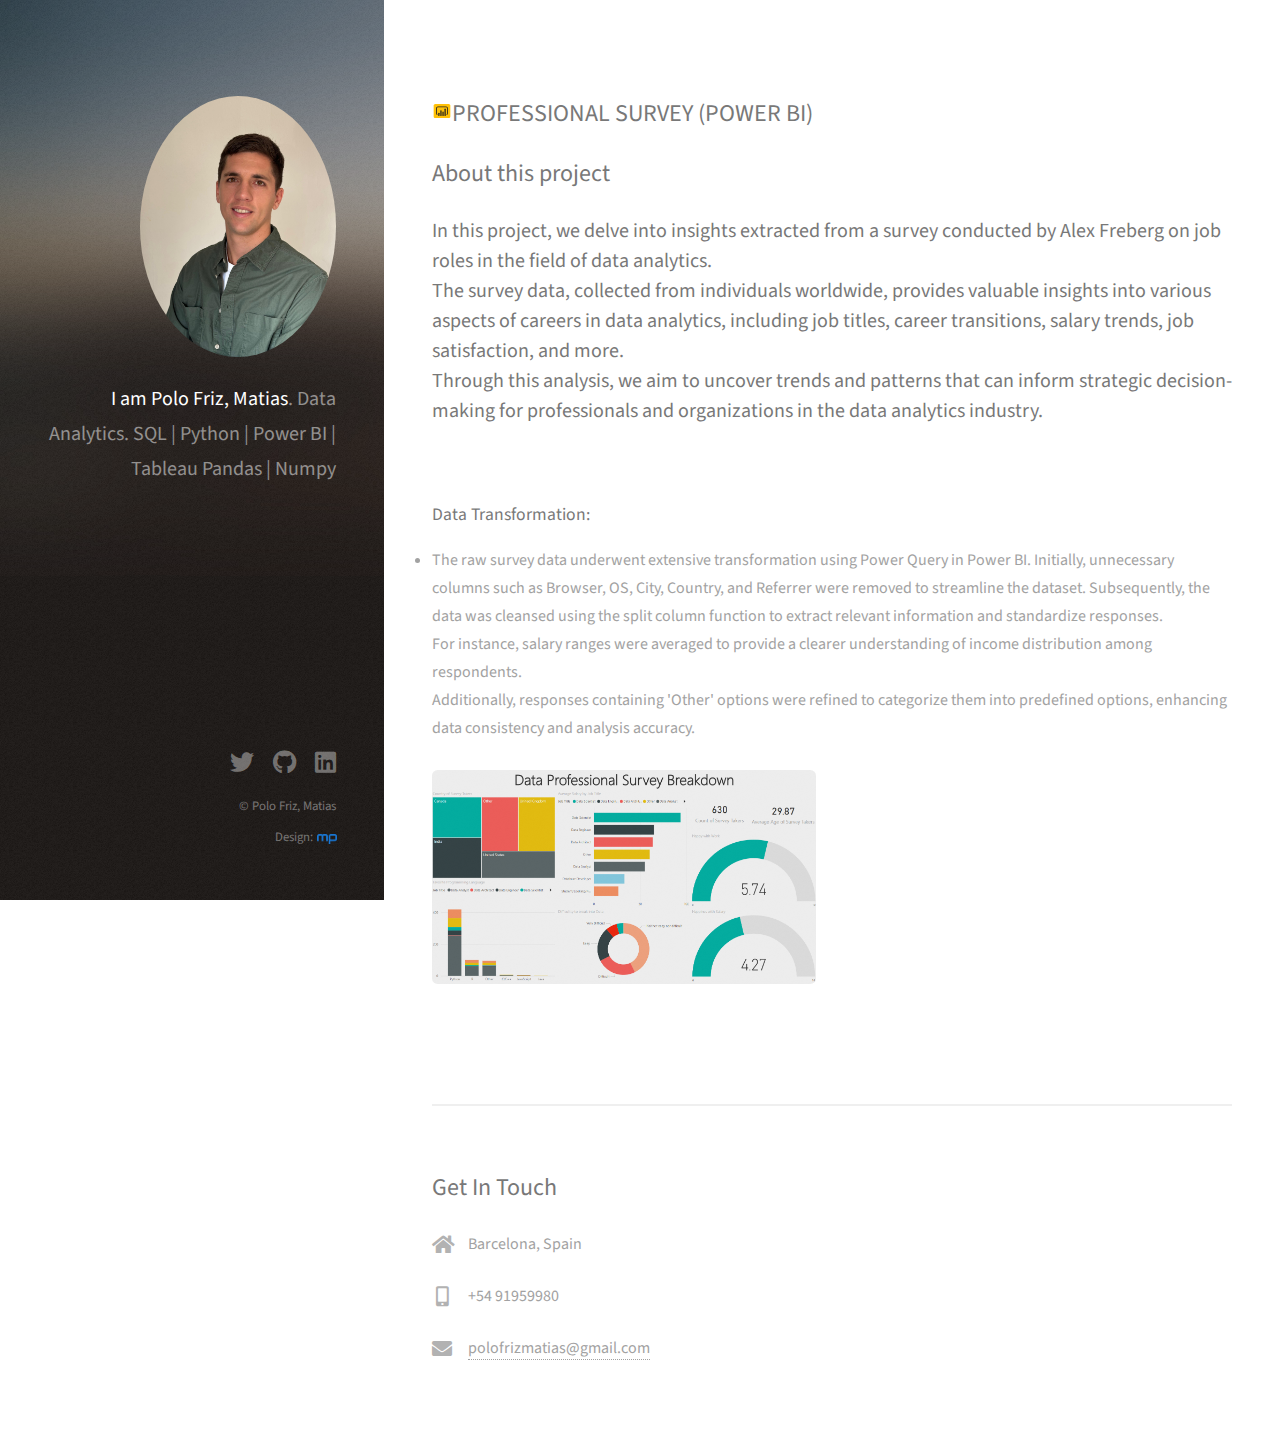
<file: 7 - DataProfessionalSurvey-PowerBi.html>
<!DOCTYPE HTML>

<html>

<head>
  <title>PROFESSIONAL SURVEY (POWER BI)</title>
  <meta name="description" content="Welcome to my Portfolio, I'm Matias Polo Friz, Data Analyst">
  <link rel="icon" href="images/mp-favicon.ico" />
  <meta charset="utf-8" />
  <meta name="viewport" content="width=device-width, initial-scale=1, user-scalable=no" />
  <link rel="stylesheet" href="assets/css/main.css" />

</head>

<body class="is-preload">

  <!-- Header -->
  <header id="header">
    <div class="inner">
      <a href="#" class="image avatar"><img src="images/foto-perfil1.jpeg" alt="" /></a>
      <h1><strong>I am Polo Friz, Matias</strong>. Data Analytics.<br />
        SQL | Python | Power BI | Tableau<br />
        Pandas | Numpy<br />
      </h1>
    </div>
  </header>

  <!-- Main -->
  <div id="main">

    <!-- Two -->
    <section id="two">
      <h2><img class="iconos" src="images/icono-powerbi.svg" alt="SQL">PROFESSIONAL SURVEY (POWER BI)</h2>

      <!-- MAIN TEXT -->
      <h2>About this project</h2>
      <h3>In this project, we delve into insights extracted from a survey conducted by Alex Freberg on job roles in the
        field of
        data analytics.
        <br>
        The survey data, collected from individuals worldwide, provides valuable insights into various
        aspects
        of careers in data analytics, including job titles, career transitions, salary trends, job satisfaction, and
        more.
        <br>
        Through this analysis, we aim to uncover trends and patterns that can inform strategic decision-making for
        professionals
        and organizations in the data analytics industry.
      </h3>
      <br>
      <br>


      <!-- TEXT 1 -->
      <h4>Data Transformation:</h4>

      <li>The raw survey data underwent extensive transformation using Power Query in Power BI. Initially, unnecessary
        columns
        such as Browser, OS, City, Country, and Referrer were removed to streamline the dataset. Subsequently, the data
        was
        cleansed using the split column function to extract relevant information and standardize responses.
        <br>
        For instance, salary ranges were averaged to provide a clearer understanding of income distribution among
        respondents.
        <br>
        Additionally,
        responses containing 'Other' options were refined to categorize them into predefined options, enhancing data
        consistency
        and analysis accuracy.
      </li>
      <br>

      <!-- IMAGE  1-->
      <div class="row">
        <article class="col-6 col-12-xsmall work-item">
          <a href="images/powerbi-survey.png" class="image fit thumb"><img src="images/powerbi-survey.png" alt="" /></a>
        </article>
      </div>




    </section>



    <!-- Three -->
    <section id="three">
      <h2>Get In Touch</h2>

      <div class="row">

        <div class="col-4 col-12-small">
          <ul class="labeled-icons">
            <li>
              <h3 class="icon solid fa-home"><span class="label">Address</span></h3>
              Barcelona, Spain
            </li>
            <li>
              <h3 class="icon solid fa-mobile-alt"><span class="label">Phone</span></h3>
              +54 91959980
            </li>
            <li>
              <h3 class="icon solid fa-envelope"><span class="label">Email</span></h3>
              <a href="#">polofrizmatias@gmail.com</a>
            </li>
          </ul>
        </div>
      </div>
    </section>
  </div>

  <!-- Footer -->
  <footer id="footer">
    <div class="inner">
      <ul class="icons">
        <li><a href="https://twitter.com/matiaspolofriz" class="icon brands fa-twitter" target="_blank"><span
              class="label">Twitter</span></a></li>

        <li><a href="https://github.com/matiaspolofriz" class="icon brands fa-github" target="_blank"><span
              class="label">Github</span></a></li>

        <li><a href="https://www.linkedin.com/in/matiaspolofriz/" class="icon brands fa-linkedin" target="_blank"><span
              class="label">Linkedin</span></a></li>

        <!--  <li><a href="polofrizmatias@gmail.com" class="icon solid fa-envelope"><span class="label">Email</span></a></li>
          -->
      </ul>

      <ul class="copyright">
        <li>&copy; Polo Friz, Matias</li>
        <li>Design: <img src="images/mp-48.png" alt="" class="mp-img" />
        </li>
      </ul>

  </footer>

  <!-- Scripts -->
  <script src="assets/js/jquery.min.js"></script>
  <script src="assets/js/jquery.poptrox.min.js"></script>
  <script src="assets/js/browser.min.js"></script>
  <script src="assets/js/breakpoints.min.js"></script>
  <script src="assets/js/util.js"></script>
  <script src="assets/js/main.js"></script>

</body>

</html>
</file>
<file: assets/css/main.css>
@import url("fontawesome-all.min.css");
@import url("https://fonts.googleapis.com/css?family=Source+Sans+Pro:400,400italic");

/*
	Strata by HTML5 UP
	html5up.net | @ajlkn
	Free for personal and commercial use under the CCA 3.0 license (html5up.net/license)
*/

html,
body,
div,
span,
applet,
object,
iframe,
h1,
h2,
h3,
h4,
h5,
h6,
p,
blockquote,
pre,
a,
abbr,
acronym,
address,
big,
cite,
code,
del,
dfn,
em,
img,
ins,
kbd,
q,
s,
samp,
small,
strike,
strong,
sub,
sup,
tt,
var,
b,
u,
i,
center,
dl,
dt,
dd,
ol,
ul,
li,
fieldset,
form,
label,
legend,
table,
caption,
tbody,
tfoot,
thead,
tr,
th,
td,
article,
aside,
canvas,
details,
embed,
figure,
figcaption,
footer,
header,
hgroup,
menu,
nav,
output,
ruby,
section,
summary,
time,
mark,
audio,
video {
  margin: 0;
  padding: 0;
  border: 0;
  font-size: 100%;
  font: inherit;
  vertical-align: baseline;
}

article,
aside,
details,
figcaption,
figure,
footer,
header,
hgroup,
menu,
nav,
section {
  display: block;
}

body {
  line-height: 1;
}

ol,
ul {
  list-style: none;
}

blockquote,
q {
  quotes: none;
}

blockquote:before,
blockquote:after,
q:before,
q:after {
  content: "";
  content: none;
}

table {
  border-collapse: collapse;
  border-spacing: 0;
}

body {
  -webkit-text-size-adjust: none;
}

mark {
  background-color: transparent;
  color: inherit;
}

input::-moz-focus-inner {
  border: 0;
  padding: 0;
}

input,
select,
textarea {
  -moz-appearance: none;
  -webkit-appearance: none;
  -ms-appearance: none;
  appearance: none;
}

/* Basic */

html {
  box-sizing: border-box;
}

*,
*:before,
*:after {
  box-sizing: inherit;
}

body {
  background: #fff;
}

body.is-preload *,
body.is-preload *:before,
body.is-preload *:after {
  -moz-animation: none !important;
  -webkit-animation: none !important;
  -ms-animation: none !important;
  animation: none !important;
  -moz-transition: none !important;
  -webkit-transition: none !important;
  -ms-transition: none !important;
  transition: none !important;
}

body,
input,
select,
textarea {
  color: #a2a2a2;
  font-family: "Source Sans Pro", Helvetica, sans-serif;
  font-size: 16pt;
  font-weight: 400;
  line-height: 1.75em;
}

.btn {
  font-size: 12px;
  border-radius: 0.2rem;
  padding: 0.05rem;
  display: inline-block;
  width: 80px;
  text-align: center;
  text-decoration: none; /* la linea de los enlaces las sacamos */
  color: white;
  background-color: rgb(167, 171, 167);
}

a {
  -moz-transition: color 0.2s ease-in-out, border-color 0.2s ease-in-out;
  -webkit-transition: color 0.2s ease-in-out, border-color 0.2s ease-in-out;
  -ms-transition: color 0.2s ease-in-out, border-color 0.2s ease-in-out;
  transition: all 0.5s ease-out;
  border-bottom: dotted 1px;
  text-decoration: none;
}

a:hover {
  opacity: 0.5;
  border-bottom-color: transparent;
  color: white !important;
  background-color: black;
  text-decoration: none;
}

strong,
b {
  color: #787878;
  font-weight: 400;
}

em,
i {
  font-style: italic;
}

p {
  margin: 0 0 2em 0;
}

h1,
h2,
h3,
h4,
h5,
h6 {
  color: #787878;
  font-weight: 400;
  line-height: 1em;
  margin: 0 0 1em 0;
}

h1 a,
h2 a,
h3 a,
h4 a,
h5 a,
h6 a {
  color: inherit;
  text-decoration: none;
}

h1 {
  font-size: 2em;
  line-height: 1.5em;
}

h2 {
  font-size: 1.5em;
  line-height: 1.5em;
}

h3 {
  font-size: 1.25em;
  line-height: 1.5em;
}

h4 {
  font-size: 1.1em;
  line-height: 1.5em;
}

h5 {
  font-size: 0.9em;
  line-height: 1.5em;
}

h6 {
  font-size: 0.7em;
  line-height: 1.5em;
}

sub {
  font-size: 0.8em;
  position: relative;
  top: 0.5em;
}

sup {
  font-size: 0.8em;
  position: relative;
  top: -0.5em;
}

hr {
  border: 0;
  border-bottom: solid 2px #efefef;
  margin: 2em 0;
}

hr.major {
  margin: 3em 0;
}

blockquote {
  border-left: solid 6px #efefef;
  font-style: italic;
  margin: 0 0 2em 0;
  padding: 0.5em 0 0.5em 1.5em;
}

code {
  background: #f7f7f7;
  border-radius: 0.35em;
  border: solid 2px #efefef;
  font-family: "Courier New", monospace;
  font-size: 0.9em;
  margin: 0 0.25em;
  padding: 0.25em 0.65em;
}

pre {
  -webkit-overflow-scrolling: touch;
  font-family: "Courier New", monospace;
  font-size: 0.9em;
  margin: 0 0 2em 0;
}

pre code {
  display: block;
  line-height: 1.75em;
  padding: 1em 1.5em;
  overflow-x: auto;
}

.align-left {
  text-align: left;
}

.align-center {
  text-align: center;
}

.align-right {
  text-align: right;
}

/* Container */

.container {
  margin: 0 auto;
  max-width: calc(100% - 4em);
  width: 100%;
}

.container.xsmall {
  width: 25%;
}

.container.small {
  width: 50%;
}

.container.medium {
  width: 75%;
}

.container.large {
  width: 125%;
}

.container.xlarge {
  width: 150%;
}

.container.max {
  width: 100%;
}

@media screen and (max-width: 980px) {
  .container {
    width: 100% !important;
    max-width: 100% !important;
  }
}

@media screen and (max-width: 480px) {
  .container {
    max-width: calc(100% - 3em);
  }
}

/* Row */

.row {
  display: flex;
  flex-wrap: wrap;
  box-sizing: border-box;
  align-items: stretch;
}

.row > * {
  box-sizing: border-box;
}

.row.gtr-uniform > * > :last-child {
  margin-bottom: 0;
}

.row.aln-left {
  justify-content: flex-start;
}

.row.aln-center {
  justify-content: center;
}

.row.aln-right {
  justify-content: flex-end;
}

.row.aln-top {
  align-items: flex-start;
}

.row.aln-middle {
  align-items: center;
}

.row.aln-bottom {
  align-items: flex-end;
}

.row > .imp {
  order: -1;
}

.row > .col-1 {
  width: 8.33333%;
}

.row > .off-1 {
  margin-left: 8.33333%;
}

.row > .col-2 {
  width: 16.66667%;
}

.row > .off-2 {
  margin-left: 16.66667%;
}

.row > .col-3 {
  width: 25%;
}

.row > .off-3 {
  margin-left: 25%;
}

.row > .col-4 {
  width: 33.33333%;
}

.row > .off-4 {
  margin-left: 33.33333%;
}

.row > .col-5 {
  width: 41.66667%;
}

.row > .off-5 {
  margin-left: 41.66667%;
}

.row > .col-6 {
  width: 50%;
}

.row > .off-6 {
  margin-left: 50%;
}

.row > .col-7 {
  width: 58.33333%;
}

.row > .off-7 {
  margin-left: 58.33333%;
}

.row > .col-8 {
  width: 66.66667%;
}

.row > .off-8 {
  margin-left: 66.66667%;
}

.row > .col-9 {
  width: 75%;
}

.row > .off-9 {
  margin-left: 75%;
}

.row > .col-10 {
  width: 83.33333%;
}

.row > .off-10 {
  margin-left: 83.33333%;
}

.row > .col-11 {
  width: 91.66667%;
}

.row > .off-11 {
  margin-left: 91.66667%;
}

.row > .col-12 {
  width: 100%;
}

.row > .off-12 {
  margin-left: 100%;
}

.row.gtr-0 {
  margin-top: 0;
  margin-left: 0em;
}

.row.gtr-0 > * {
  padding: 0 0 0 0em;
}

.row.gtr-0.gtr-uniform {
  margin-top: 0em;
}

.row.gtr-0.gtr-uniform > * {
  padding-top: 0em;
}

.row.gtr-25 {
  margin-top: 0;
  margin-left: -0.625em;
}

.row.gtr-25 > * {
  padding: 0 0 0 0.625em;
}

.row.gtr-25.gtr-uniform {
  margin-top: -0.625em;
}

.row.gtr-25.gtr-uniform > * {
  padding-top: 0.625em;
}

.row.gtr-50 {
  margin-top: 0;
  margin-left: -1.25em;
}

.row.gtr-50 > * {
  padding: 0 0 0 1.25em;
}

.row.gtr-50.gtr-uniform {
  margin-top: -1.25em;
}

.row.gtr-50.gtr-uniform > * {
  padding-top: 1.25em;
}

.row {
  margin-top: 0;
  margin-left: -2.5em;
}

.row > * {
  padding: 0 0 0 2.5em;
}

.row.gtr-uniform {
  margin-top: -2.5em;
}

.row.gtr-uniform > * {
  padding-top: 2.5em;
}

.row.gtr-150 {
  margin-top: 0;
  margin-left: -3.75em;
}

.row.gtr-150 > * {
  padding: 0 0 0 3.75em;
}

.row.gtr-150.gtr-uniform {
  margin-top: -3.75em;
}

.row.gtr-150.gtr-uniform > * {
  padding-top: 3.75em;
}

.row.gtr-200 {
  margin-top: 0;
  margin-left: -5em;
}

.row.gtr-200 > * {
  padding: 0 0 0 5em;
}

.row.gtr-200.gtr-uniform {
  margin-top: -5em;
}

.row.gtr-200.gtr-uniform > * {
  padding-top: 5em;
}

@media screen and (max-width: 1800px) {
  .row {
    display: flex;
    flex-wrap: wrap;
    box-sizing: border-box;
    align-items: stretch;
  }

  .row > * {
    box-sizing: border-box;
  }

  .row.gtr-uniform > * > :last-child {
    margin-bottom: 0;
  }

  .row.aln-left {
    justify-content: flex-start;
  }

  .row.aln-center {
    justify-content: center;
  }

  .row.aln-right {
    justify-content: flex-end;
  }

  .row.aln-top {
    align-items: flex-start;
  }

  .row.aln-middle {
    align-items: center;
  }

  .row.aln-bottom {
    align-items: flex-end;
  }

  .row > .imp-xlarge {
    order: -1;
  }

  .row > .col-1-xlarge {
    width: 8.33333%;
  }

  .row > .off-1-xlarge {
    margin-left: 8.33333%;
  }

  .row > .col-2-xlarge {
    width: 16.66667%;
  }

  .row > .off-2-xlarge {
    margin-left: 16.66667%;
  }

  .row > .col-3-xlarge {
    width: 25%;
  }

  .row > .off-3-xlarge {
    margin-left: 25%;
  }

  .row > .col-4-xlarge {
    width: 33.33333%;
  }

  .row > .off-4-xlarge {
    margin-left: 33.33333%;
  }

  .row > .col-5-xlarge {
    width: 41.66667%;
  }

  .row > .off-5-xlarge {
    margin-left: 41.66667%;
  }

  .row > .col-6-xlarge {
    width: 50%;
  }

  .row > .off-6-xlarge {
    margin-left: 50%;
  }

  .row > .col-7-xlarge {
    width: 58.33333%;
  }

  .row > .off-7-xlarge {
    margin-left: 58.33333%;
  }

  .row > .col-8-xlarge {
    width: 66.66667%;
  }

  .row > .off-8-xlarge {
    margin-left: 66.66667%;
  }

  .row > .col-9-xlarge {
    width: 75%;
  }

  .row > .off-9-xlarge {
    margin-left: 75%;
  }

  .row > .col-10-xlarge {
    width: 83.33333%;
  }

  .row > .off-10-xlarge {
    margin-left: 83.33333%;
  }

  .row > .col-11-xlarge {
    width: 91.66667%;
  }

  .row > .off-11-xlarge {
    margin-left: 91.66667%;
  }

  .row > .col-12-xlarge {
    width: 100%;
  }

  .row > .off-12-xlarge {
    margin-left: 100%;
  }

  .row.gtr-0 {
    margin-top: 0;
    margin-left: 0em;
  }

  .row.gtr-0 > * {
    padding: 0 0 0 0em;
  }

  .row.gtr-0.gtr-uniform {
    margin-top: 0em;
  }

  .row.gtr-0.gtr-uniform > * {
    padding-top: 0em;
  }

  .row.gtr-25 {
    margin-top: 0;
    margin-left: -0.625em;
  }

  .row.gtr-25 > * {
    padding: 0 0 0 0.625em;
  }

  .row.gtr-25.gtr-uniform {
    margin-top: -0.625em;
  }

  .row.gtr-25.gtr-uniform > * {
    padding-top: 0.625em;
  }

  .row.gtr-50 {
    margin-top: 0;
    margin-left: -1.25em;
  }

  .row.gtr-50 > * {
    padding: 0 0 0 1.25em;
  }

  .row.gtr-50.gtr-uniform {
    margin-top: -1.25em;
  }

  .row.gtr-50.gtr-uniform > * {
    padding-top: 1.25em;
  }

  .row {
    margin-top: 0;
    margin-left: -2.5em;
  }

  .row > * {
    padding: 0 0 0 2.5em;
  }

  .row.gtr-uniform {
    margin-top: -2.5em;
  }

  .row.gtr-uniform > * {
    padding-top: 2.5em;
  }

  .row.gtr-150 {
    margin-top: 0;
    margin-left: -3.75em;
  }

  .row.gtr-150 > * {
    padding: 0 0 0 3.75em;
  }

  .row.gtr-150.gtr-uniform {
    margin-top: -3.75em;
  }

  .row.gtr-150.gtr-uniform > * {
    padding-top: 3.75em;
  }

  .row.gtr-200 {
    margin-top: 0;
    margin-left: -5em;
  }

  .row.gtr-200 > * {
    padding: 0 0 0 5em;
  }

  .row.gtr-200.gtr-uniform {
    margin-top: -5em;
  }

  .row.gtr-200.gtr-uniform > * {
    padding-top: 5em;
  }
}

@media screen and (max-width: 1280px) {
  .row {
    display: flex;
    flex-wrap: wrap;
    box-sizing: border-box;
    align-items: stretch;
  }

  .row > * {
    box-sizing: border-box;
  }

  .row.gtr-uniform > * > :last-child {
    margin-bottom: 0;
  }

  .row.aln-left {
    justify-content: flex-start;
  }

  .row.aln-center {
    justify-content: center;
  }

  .row.aln-right {
    justify-content: flex-end;
  }

  .row.aln-top {
    align-items: flex-start;
  }

  .row.aln-middle {
    align-items: center;
  }

  .row.aln-bottom {
    align-items: flex-end;
  }

  .row > .imp-large {
    order: -1;
  }

  .row > .col-1-large {
    width: 8.33333%;
  }

  .row > .off-1-large {
    margin-left: 8.33333%;
  }

  .row > .col-2-large {
    width: 16.66667%;
  }

  .row > .off-2-large {
    margin-left: 16.66667%;
  }

  .row > .col-3-large {
    width: 25%;
  }

  .row > .off-3-large {
    margin-left: 25%;
  }

  .row > .col-4-large {
    width: 33.33333%;
  }

  .row > .off-4-large {
    margin-left: 33.33333%;
  }

  .row > .col-5-large {
    width: 41.66667%;
  }

  .row > .off-5-large {
    margin-left: 41.66667%;
  }

  .row > .col-6-large {
    width: 50%;
  }

  .row > .off-6-large {
    margin-left: 50%;
  }

  .row > .col-7-large {
    width: 58.33333%;
  }

  .row > .off-7-large {
    margin-left: 58.33333%;
  }

  .row > .col-8-large {
    width: 66.66667%;
  }

  .row > .off-8-large {
    margin-left: 66.66667%;
  }

  .row > .col-9-large {
    width: 75%;
  }

  .row > .off-9-large {
    margin-left: 75%;
  }

  .row > .col-10-large {
    width: 83.33333%;
  }

  .row > .off-10-large {
    margin-left: 83.33333%;
  }

  .row > .col-11-large {
    width: 91.66667%;
  }

  .row > .off-11-large {
    margin-left: 91.66667%;
  }

  .row > .col-12-large {
    width: 100%;
  }

  .row > .off-12-large {
    margin-left: 100%;
  }

  .row.gtr-0 {
    margin-top: 0;
    margin-left: 0em;
  }

  .row.gtr-0 > * {
    padding: 0 0 0 0em;
  }

  .row.gtr-0.gtr-uniform {
    margin-top: 0em;
  }

  .row.gtr-0.gtr-uniform > * {
    padding-top: 0em;
  }

  .row.gtr-25 {
    margin-top: 0;
    margin-left: -0.5em;
  }

  .row.gtr-25 > * {
    padding: 0 0 0 0.5em;
  }

  .row.gtr-25.gtr-uniform {
    margin-top: -0.5em;
  }

  .row.gtr-25.gtr-uniform > * {
    padding-top: 0.5em;
  }

  .row.gtr-50 {
    margin-top: 0;
    margin-left: -1em;
  }

  .row.gtr-50 > * {
    padding: 0 0 0 1em;
  }

  .row.gtr-50.gtr-uniform {
    margin-top: -1em;
  }

  .row.gtr-50.gtr-uniform > * {
    padding-top: 1em;
  }

  .row {
    margin-top: 0;
    margin-left: -2em;
  }

  .row > * {
    padding: 0 0 0 2em;
  }

  .row.gtr-uniform {
    margin-top: -2em;
  }

  .row.gtr-uniform > * {
    padding-top: 2em;
  }

  .row.gtr-150 {
    margin-top: 0;
    margin-left: -3em;
  }

  .row.gtr-150 > * {
    padding: 0 0 0 3em;
  }

  .row.gtr-150.gtr-uniform {
    margin-top: -3em;
  }

  .row.gtr-150.gtr-uniform > * {
    padding-top: 3em;
  }

  .row.gtr-200 {
    margin-top: 0;
    margin-left: -4em;
  }

  .row.gtr-200 > * {
    padding: 0 0 0 4em;
  }

  .row.gtr-200.gtr-uniform {
    margin-top: -4em;
  }

  .row.gtr-200.gtr-uniform > * {
    padding-top: 4em;
  }
}

@media screen and (max-width: 980px) {
  .row {
    display: flex;
    flex-wrap: wrap;
    box-sizing: border-box;
    align-items: stretch;
  }

  .row > * {
    box-sizing: border-box;
  }

  .row.gtr-uniform > * > :last-child {
    margin-bottom: 0;
  }

  .row.aln-left {
    justify-content: flex-start;
  }

  .row.aln-center {
    justify-content: center;
  }

  .row.aln-right {
    justify-content: flex-end;
  }

  .row.aln-top {
    align-items: flex-start;
  }

  .row.aln-middle {
    align-items: center;
  }

  .row.aln-bottom {
    align-items: flex-end;
  }

  .row > .imp-medium {
    order: -1;
  }

  .row > .col-1-medium {
    width: 8.33333%;
  }

  .row > .off-1-medium {
    margin-left: 8.33333%;
  }

  .row > .col-2-medium {
    width: 16.66667%;
  }

  .row > .off-2-medium {
    margin-left: 16.66667%;
  }

  .row > .col-3-medium {
    width: 25%;
  }

  .row > .off-3-medium {
    margin-left: 25%;
  }

  .row > .col-4-medium {
    width: 33.33333%;
  }

  .row > .off-4-medium {
    margin-left: 33.33333%;
  }

  .row > .col-5-medium {
    width: 41.66667%;
  }

  .row > .off-5-medium {
    margin-left: 41.66667%;
  }

  .row > .col-6-medium {
    width: 50%;
  }

  .row > .off-6-medium {
    margin-left: 50%;
  }

  .row > .col-7-medium {
    width: 58.33333%;
  }

  .row > .off-7-medium {
    margin-left: 58.33333%;
  }

  .row > .col-8-medium {
    width: 66.66667%;
  }

  .row > .off-8-medium {
    margin-left: 66.66667%;
  }

  .row > .col-9-medium {
    width: 75%;
  }

  .row > .off-9-medium {
    margin-left: 75%;
  }

  .row > .col-10-medium {
    width: 83.33333%;
  }

  .row > .off-10-medium {
    margin-left: 83.33333%;
  }

  .row > .col-11-medium {
    width: 91.66667%;
  }

  .row > .off-11-medium {
    margin-left: 91.66667%;
  }

  .row > .col-12-medium {
    width: 100%;
  }

  .row > .off-12-medium {
    margin-left: 100%;
  }

  .row.gtr-0 {
    margin-top: 0;
    margin-left: 0em;
  }

  .row.gtr-0 > * {
    padding: 0 0 0 0em;
  }

  .row.gtr-0.gtr-uniform {
    margin-top: 0em;
  }

  .row.gtr-0.gtr-uniform > * {
    padding-top: 0em;
  }

  .row.gtr-25 {
    margin-top: 0;
    margin-left: -0.5em;
  }

  .row.gtr-25 > * {
    padding: 0 0 0 0.5em;
  }

  .row.gtr-25.gtr-uniform {
    margin-top: -0.5em;
  }

  .row.gtr-25.gtr-uniform > * {
    padding-top: 0.5em;
  }

  .row.gtr-50 {
    margin-top: 0;
    margin-left: -1em;
  }

  .row.gtr-50 > * {
    padding: 0 0 0 1em;
  }

  .row.gtr-50.gtr-uniform {
    margin-top: -1em;
  }

  .row.gtr-50.gtr-uniform > * {
    padding-top: 1em;
  }

  .row {
    margin-top: 0;
    margin-left: -2em;
  }

  .row > * {
    padding: 0 0 0 2em;
  }

  .row.gtr-uniform {
    margin-top: -2em;
  }

  .row.gtr-uniform > * {
    padding-top: 2em;
  }

  .row.gtr-150 {
    margin-top: 0;
    margin-left: -3em;
  }

  .row.gtr-150 > * {
    padding: 0 0 0 3em;
  }

  .row.gtr-150.gtr-uniform {
    margin-top: -3em;
  }

  .row.gtr-150.gtr-uniform > * {
    padding-top: 3em;
  }

  .row.gtr-200 {
    margin-top: 0;
    margin-left: -4em;
  }

  .row.gtr-200 > * {
    padding: 0 0 0 4em;
  }

  .row.gtr-200.gtr-uniform {
    margin-top: -4em;
  }

  .row.gtr-200.gtr-uniform > * {
    padding-top: 4em;
  }
}

@media screen and (max-width: 736px) {
  .row {
    display: flex;
    flex-wrap: wrap;
    box-sizing: border-box;
    align-items: stretch;
  }

  .row > * {
    box-sizing: border-box;
  }

  .row.gtr-uniform > * > :last-child {
    margin-bottom: 0;
  }

  .row.aln-left {
    justify-content: flex-start;
  }

  .row.aln-center {
    justify-content: center;
  }

  .row.aln-right {
    justify-content: flex-end;
  }

  .row.aln-top {
    align-items: flex-start;
  }

  .row.aln-middle {
    align-items: center;
  }

  .row.aln-bottom {
    align-items: flex-end;
  }

  .row > .imp-small {
    order: -1;
  }

  .row > .col-1-small {
    width: 8.33333%;
  }

  .row > .off-1-small {
    margin-left: 8.33333%;
  }

  .row > .col-2-small {
    width: 16.66667%;
  }

  .row > .off-2-small {
    margin-left: 16.66667%;
  }

  .row > .col-3-small {
    width: 25%;
  }

  .row > .off-3-small {
    margin-left: 25%;
  }

  .row > .col-4-small {
    width: 33.33333%;
  }

  .row > .off-4-small {
    margin-left: 33.33333%;
  }

  .row > .col-5-small {
    width: 41.66667%;
  }

  .row > .off-5-small {
    margin-left: 41.66667%;
  }

  .row > .col-6-small {
    width: 50%;
  }

  .row > .off-6-small {
    margin-left: 50%;
  }

  .row > .col-7-small {
    width: 58.33333%;
  }

  .row > .off-7-small {
    margin-left: 58.33333%;
  }

  .row > .col-8-small {
    width: 66.66667%;
  }

  .row > .off-8-small {
    margin-left: 66.66667%;
  }

  .row > .col-9-small {
    width: 75%;
  }

  .row > .off-9-small {
    margin-left: 75%;
  }

  .row > .col-10-small {
    width: 83.33333%;
  }

  .row > .off-10-small {
    margin-left: 83.33333%;
  }

  .row > .col-11-small {
    width: 91.66667%;
  }

  .row > .off-11-small {
    margin-left: 91.66667%;
  }

  .row > .col-12-small {
    width: 100%;
  }

  .row > .off-12-small {
    margin-left: 100%;
  }

  .row.gtr-0 {
    margin-top: 0;
    margin-left: 0em;
  }

  .row.gtr-0 > * {
    padding: 0 0 0 0em;
  }

  .row.gtr-0.gtr-uniform {
    margin-top: 0em;
  }

  .row.gtr-0.gtr-uniform > * {
    padding-top: 0em;
  }

  .row.gtr-25 {
    margin-top: 0;
    margin-left: -0.375em;
  }

  .row.gtr-25 > * {
    padding: 0 0 0 0.375em;
  }

  .row.gtr-25.gtr-uniform {
    margin-top: -0.375em;
  }

  .row.gtr-25.gtr-uniform > * {
    padding-top: 0.375em;
  }

  .row.gtr-50 {
    margin-top: 0;
    margin-left: -0.75em;
  }

  .row.gtr-50 > * {
    padding: 0 0 0 0.75em;
  }

  .row.gtr-50.gtr-uniform {
    margin-top: -0.75em;
  }

  .row.gtr-50.gtr-uniform > * {
    padding-top: 0.75em;
  }

  .row {
    margin-top: 0;
    margin-left: -1.5em;
  }

  .row > * {
    padding: 0 0 0 1.5em;
  }

  .row.gtr-uniform {
    margin-top: -1.5em;
  }

  .row.gtr-uniform > * {
    padding-top: 1.5em;
  }

  .row.gtr-150 {
    margin-top: 0;
    margin-left: -2.25em;
  }

  .row.gtr-150 > * {
    padding: 0 0 0 2.25em;
  }

  .row.gtr-150.gtr-uniform {
    margin-top: -2.25em;
  }

  .row.gtr-150.gtr-uniform > * {
    padding-top: 2.25em;
  }

  .row.gtr-200 {
    margin-top: 0;
    margin-left: -3em;
  }

  .row.gtr-200 > * {
    padding: 0 0 0 3em;
  }

  .row.gtr-200.gtr-uniform {
    margin-top: -3em;
  }

  .row.gtr-200.gtr-uniform > * {
    padding-top: 3em;
  }
}

@media screen and (max-width: 480px) {
  .row {
    display: flex;
    flex-wrap: wrap;
    box-sizing: border-box;
    align-items: stretch;
  }

  .row > * {
    box-sizing: border-box;
  }

  .row.gtr-uniform > * > :last-child {
    margin-bottom: 0;
  }

  .row.aln-left {
    justify-content: flex-start;
  }

  .row.aln-center {
    justify-content: center;
  }

  .row.aln-right {
    justify-content: flex-end;
  }

  .row.aln-top {
    align-items: flex-start;
  }

  .row.aln-middle {
    align-items: center;
  }

  .row.aln-bottom {
    align-items: flex-end;
  }

  .row > .imp-xsmall {
    order: -1;
  }

  .row > .col-1-xsmall {
    width: 8.33333%;
  }

  .row > .off-1-xsmall {
    margin-left: 8.33333%;
  }

  .row > .col-2-xsmall {
    width: 16.66667%;
  }

  .row > .off-2-xsmall {
    margin-left: 16.66667%;
  }

  .row > .col-3-xsmall {
    width: 25%;
  }

  .row > .off-3-xsmall {
    margin-left: 25%;
  }

  .row > .col-4-xsmall {
    width: 33.33333%;
  }

  .row > .off-4-xsmall {
    margin-left: 33.33333%;
  }

  .row > .col-5-xsmall {
    width: 41.66667%;
  }

  .row > .off-5-xsmall {
    margin-left: 41.66667%;
  }

  .row > .col-6-xsmall {
    width: 50%;
  }

  .row > .off-6-xsmall {
    margin-left: 50%;
  }

  .row > .col-7-xsmall {
    width: 58.33333%;
  }

  .row > .off-7-xsmall {
    margin-left: 58.33333%;
  }

  .row > .col-8-xsmall {
    width: 66.66667%;
  }

  .row > .off-8-xsmall {
    margin-left: 66.66667%;
  }

  .row > .col-9-xsmall {
    width: 75%;
  }

  .row > .off-9-xsmall {
    margin-left: 75%;
  }

  .row > .col-10-xsmall {
    width: 83.33333%;
  }

  .row > .off-10-xsmall {
    margin-left: 83.33333%;
  }

  .row > .col-11-xsmall {
    width: 91.66667%;
  }

  .row > .off-11-xsmall {
    margin-left: 91.66667%;
  }

  .row > .col-12-xsmall {
    width: 100%;
  }

  .row > .off-12-xsmall {
    margin-left: 100%;
  }

  .row.gtr-0 {
    margin-top: 0;
    margin-left: 0em;
  }

  .row.gtr-0 > * {
    padding: 0 0 0 0em;
  }

  .row.gtr-0.gtr-uniform {
    margin-top: 0em;
  }

  .row.gtr-0.gtr-uniform > * {
    padding-top: 0em;
  }

  .row.gtr-25 {
    margin-top: 0;
    margin-left: -0.375em;
  }

  .row.gtr-25 > * {
    padding: 0 0 0 0.375em;
  }

  .row.gtr-25.gtr-uniform {
    margin-top: -0.375em;
  }

  .row.gtr-25.gtr-uniform > * {
    padding-top: 0.375em;
  }

  .row.gtr-50 {
    margin-top: 0;
    margin-left: -0.75em;
  }

  .row.gtr-50 > * {
    padding: 0 0 0 0.75em;
  }

  .row.gtr-50.gtr-uniform {
    margin-top: -0.75em;
  }

  .row.gtr-50.gtr-uniform > * {
    padding-top: 0.75em;
  }

  .row {
    margin-top: 0;
    margin-left: -1.5em;
  }

  .row > * {
    padding: 0 0 0 1.5em;
  }

  .row.gtr-uniform {
    margin-top: -1.5em;
  }

  .row.gtr-uniform > * {
    padding-top: 1.5em;
  }

  .row.gtr-150 {
    margin-top: 0;
    margin-left: -2.25em;
  }

  .row.gtr-150 > * {
    padding: 0 0 0 2.25em;
  }

  .row.gtr-150.gtr-uniform {
    margin-top: -2.25em;
  }

  .row.gtr-150.gtr-uniform > * {
    padding-top: 2.25em;
  }

  .row.gtr-200 {
    margin-top: 0;
    margin-left: -3em;
  }

  .row.gtr-200 > * {
    padding: 0 0 0 3em;
  }

  .row.gtr-200.gtr-uniform {
    margin-top: -3em;
  }

  .row.gtr-200.gtr-uniform > * {
    padding-top: 3em;
  }
}

/* Section/Article */

section.special,
article.special {
  text-align: center;
}

header p {
  color: #b2b2b2;
  position: relative;
  margin: 0 0 1.5em 0;
}

header h2 + p {
  font-size: 1.25em;
  margin-top: -1em;
  line-height: 1.5em;
}

header h3 + p {
  font-size: 1.1em;
  margin-top: -0.8em;
  line-height: 1.5em;
}

header h4 + p,
header h5 + p,
header h6 + p {
  font-size: 0.9em;
  margin-top: -0.6em;
  line-height: 1.5em;
}

header.major h2 {
  font-size: 2em;
}

/* Form */

form {
  margin: 0 0 2em 0;
}

label {
  color: #787878;
  display: block;
  font-size: 0.9em;
  font-weight: 400;
  margin: 0 0 1em 0;
}

input[type="text"],
input[type="password"],
input[type="email"],
select,
textarea {
  -moz-appearance: none;
  -webkit-appearance: none;
  -ms-appearance: none;
  appearance: none;
  background: #f7f7f7;
  border-radius: 0.35em;
  border: solid 2px transparent;
  color: inherit;
  display: block;
  outline: 0;
  padding: 0 0.75em;
  text-decoration: none;
  width: 100%;
}

input[type="text"]:invalid,
input[type="password"]:invalid,
input[type="email"]:invalid,
select:invalid,
textarea:invalid {
  box-shadow: none;
}

input[type="text"]:focus,
input[type="password"]:focus,
input[type="email"]:focus,
select:focus,
textarea:focus {
  border-color: #49bf9d;
}

select {
  background-image: url("data:image/svg+xml;charset=utf8,%3Csvg xmlns='http://www.w3.org/2000/svg' width='40' height='40' preserveAspectRatio='none' viewBox='0 0 40 40'%3E%3Cpath d='M9.4,12.3l10.4,10.4l10.4-10.4c0.2-0.2,0.5-0.4,0.9-0.4c0.3,0,0.6,0.1,0.9,0.4l3.3,3.3c0.2,0.2,0.4,0.5,0.4,0.9 c0,0.4-0.1,0.6-0.4,0.9L20.7,31.9c-0.2,0.2-0.5,0.4-0.9,0.4c-0.3,0-0.6-0.1-0.9-0.4L4.3,17.3c-0.2-0.2-0.4-0.5-0.4-0.9 c0-0.4,0.1-0.6,0.4-0.9l3.3-3.3c0.2-0.2,0.5-0.4,0.9-0.4S9.1,12.1,9.4,12.3z' fill='%23dfdfdf' /%3E%3C/svg%3E");
  background-size: 1.25rem;
  background-repeat: no-repeat;
  background-position: calc(100% - 1rem) center;
  height: 2.75em;
  padding-right: 2.75em;
  text-overflow: ellipsis;
}

select option {
  color: #787878;
  background: #fff;
}

select:focus::-ms-value {
  background-color: transparent;
}

select::-ms-expand {
  display: none;
}

input[type="text"],
input[type="password"],
input[type="email"],
select {
  height: 2.75em;
}

textarea {
  padding: 0.75em;
}

input[type="checkbox"],
input[type="radio"] {
  -moz-appearance: none;
  -webkit-appearance: none;
  -ms-appearance: none;
  appearance: none;
  display: block;
  float: left;
  margin-right: -2em;
  opacity: 0;
  width: 1em;
  z-index: -1;
}

input[type="checkbox"] + label,
input[type="radio"] + label {
  text-decoration: none;
  color: #a2a2a2;
  cursor: pointer;
  display: inline-block;
  font-size: 1em;
  font-weight: 400;
  padding-left: 2.4em;
  padding-right: 0.75em;
  position: relative;
}

input[type="checkbox"] + label:before,
input[type="radio"] + label:before {
  -moz-osx-font-smoothing: grayscale;
  -webkit-font-smoothing: antialiased;
  display: inline-block;
  font-style: normal;
  font-variant: normal;
  text-rendering: auto;
  line-height: 1;
  text-transform: none !important;
  font-family: "Font Awesome 5 Free";
  font-weight: 900;
}

input[type="checkbox"] + label:before,
input[type="radio"] + label:before {
  background: #f7f7f7;
  border-radius: 0.35em;
  border: solid 2px transparent;
  content: "";
  display: inline-block;
  font-size: 0.8em;
  height: 2.0625em;
  left: 0;
  line-height: 1.85625em;
  position: absolute;
  text-align: center;
  top: 0;
  width: 2.0625em;
}

input[type="checkbox"]:checked + label:before,
input[type="radio"]:checked + label:before {
  background: #787878;
  border-color: #787878;
  color: #fff;
  content: "\f00c";
}

input[type="checkbox"]:focus + label:before,
input[type="radio"]:focus + label:before {
  border-color: #49bf9d;
}

input[type="checkbox"] + label:before {
  border-radius: 0.35em;
}

input[type="radio"] + label:before {
  border-radius: 100%;
}

::-webkit-input-placeholder {
  color: #b2b2b2 !important;
  opacity: 1;
}

:-moz-placeholder {
  color: #b2b2b2 !important;
  opacity: 1;
}

::-moz-placeholder {
  color: #b2b2b2 !important;
  opacity: 1;
}

:-ms-input-placeholder {
  color: #b2b2b2 !important;
  opacity: 1;
}

/* Box */

.box {
  border-radius: 0.35em;
  border: solid 2px #efefef;
  margin-bottom: 2em;
  padding: 1.5em;
}

.box > :last-child,
.box > :last-child > :last-child,
.box > :last-child > :last-child > :last-child {
  margin-bottom: 0;
}

.box.alt {
  border: 0;
  border-radius: 0;
  padding: 0;
}

/* Icon */

.iconos {
  width: 20px;
  height: 20px;
}

.icon {
  text-decoration: none;
  border-bottom: none;
  position: relative;
}

.icon:before {
  -moz-osx-font-smoothing: grayscale;
  -webkit-font-smoothing: antialiased;
  display: inline-block;
  font-style: normal;
  font-variant: normal;
  text-rendering: auto;
  line-height: 1;
  text-transform: none !important;
  font-family: "Font Awesome 5 Free";
  font-weight: 400;
}

.icon > .label {
  display: none;
}

.icon:before {
  line-height: inherit;
}

.icon.solid:before {
  font-weight: 900;
}

.icon.brands:before {
  font-family: "Font Awesome 5 Brands";
}

/* Image */

.image {
  border-radius: 0.35em;
  border: 0;
  display: inline-block;
  position: relative;
}

.image:before {
  -moz-transition: opacity 0.2s ease-in-out;
  -webkit-transition: opacity 0.2s ease-in-out;
  -ms-transition: opacity 0.2s ease-in-out;
  transition: opacity 0.2s ease-in-out;
  background: url("images/overlay.png");
  border-radius: 0.35em;
  content: "";
  display: block;
  height: 100%;
  left: 0;
  opacity: 0.2;
  position: absolute;
  top: 0;
  width: 100%;
}

.image.thumb {
  text-align: center;
}

.image.thumb:after {
  -moz-transition: opacity 0.2s ease-in-out;
  -webkit-transition: opacity 0.2s ease-in-out;
  -ms-transition: opacity 0.2s ease-in-out;
  transition: opacity 0.2s ease-in-out;
  border-radius: 0.35em;
  border: solid 3px rgba(255, 255, 255, 0.5);
  color: #fff;
  content: "View";
  display: inline-block;
  font-size: 0.8em;
  font-weight: 400;
  left: 50%;
  line-height: 2.25em;
  margin: -1.25em 0 0 -3em;
  opacity: 0;
  padding: 0 1.5em;
  position: absolute;
  text-align: center;
  text-decoration: none;
  top: 50%;
  white-space: nowrap;
}

.image.thumb:hover:after {
  opacity: 1;
}

.image.thumb:hover:before {
  background: url("images/overlay.png"), url("images/overlay.png");
  opacity: 1;
}

/* Modifique posicion de imagen MP */

.mp-img {
  width: 20px;
  height: 20px;
  position: relative;
  top: 8px;
  left: 1px;
}

.image img {
  border-radius: 0.35em;
  display: block;
}

.image.left {
  float: left;
  margin: 0 1.5em 1em 0;
  top: 0.25em;
}

.image.right {
  float: right;
  margin: 0 0 1em 1.5em;
  top: 0.25em;
}

.image.left,
.image.right {
  max-width: 40%;
}

.image.left img,
.image.right img {
  width: 100%;
}

.image.fit {
  display: block;
  margin: 0 0 2em 0;
  width: 100%;
}

.image.fit img {
  width: 100%;
}

.image.avatar {
  border-radius: 100%;
}

.image.avatar:before {
  display: none;
}

.image.avatar img {
  border-radius: 100%;
  width: 100%;
}

/* List */

ol {
  list-style: decimal;
  margin: 0 0 2em 0;
  padding-left: 1.25em;
}

ol li {
  padding-left: 0.25em;
}

ul {
  list-style: disc;
  margin: 0 0 2em 0;
  padding-left: 1em;
}

ul li {
  padding-left: 0.5em;
}

ul.alt {
  list-style: none;
  padding-left: 0;
}

ul.alt li {
  border-top: solid 2px #efefef;
  padding: 0.5em 0;
}

ul.alt li:first-child {
  border-top: 0;
  padding-top: 0;
}

dl {
  margin: 0 0 2em 0;
}

/* Icons */

ul.icons {
  cursor: default;
  list-style: none;
  padding-left: 0;
}

ul.icons li {
  display: inline-block;
  padding: 0 1em 0 0;
}

ul.icons li:last-child {
  padding-right: 0;
}

ul.icons li .icon:before {
  font-size: 1.5em;
}

/* Labeled Icons */

ul.labeled-icons {
  list-style: none;
  padding: 0;
}

ul.labeled-icons li {
  line-height: 1.75em;
  margin: 1.5em 0 0 0;
  padding-left: 2.25em;
  position: relative;
}

ul.labeled-icons li:first-child {
  margin-top: 0;
}

ul.labeled-icons li a {
  color: inherit;
}

ul.labeled-icons li h3 {
  color: #b2b2b2;
  left: 0;
  position: absolute;
  text-align: center;
  top: 0;
  width: 1em;
}

/* Actions */

ul.actions {
  display: -moz-flex;
  display: -webkit-flex;
  display: -ms-flex;
  display: flex;
  cursor: default;
  list-style: none;
  margin-left: -1em;
  padding-left: 0;
}

ul.actions li {
  padding: 0 0 0 1em;
  vertical-align: middle;
}

ul.actions.special {
  -moz-justify-content: center;
  -webkit-justify-content: center;
  -ms-justify-content: center;
  justify-content: center;
  width: 100%;
  margin-left: 0;
}

ul.actions.special li:first-child {
  padding-left: 0;
}

ul.actions.stacked {
  -moz-flex-direction: column;
  -webkit-flex-direction: column;
  -ms-flex-direction: column;
  flex-direction: column;
  margin-left: 0;
}

ul.actions.stacked li {
  padding: 1.3em 0 0 0;
}

ul.actions.stacked li:first-child {
  padding-top: 0;
}

ul.actions.fit {
  width: calc(100% + 1em);
}

ul.actions.fit li {
  -moz-flex-grow: 1;
  -webkit-flex-grow: 1;
  -ms-flex-grow: 1;
  flex-grow: 1;
  -moz-flex-shrink: 1;
  -webkit-flex-shrink: 1;
  -ms-flex-shrink: 1;
  flex-shrink: 1;
  width: 100%;
}

ul.actions.fit li > * {
  width: 100%;
}

ul.actions.fit.stacked {
  width: 100%;
}

@media screen and (max-width: 480px) {
  ul.actions:not(.fixed) {
    -moz-flex-direction: column;
    -webkit-flex-direction: column;
    -ms-flex-direction: column;
    flex-direction: column;
    margin-left: 0;
    width: 100% !important;
  }

  ul.actions:not(.fixed) li {
    -moz-flex-grow: 1;
    -webkit-flex-grow: 1;
    -ms-flex-grow: 1;
    flex-grow: 1;
    -moz-flex-shrink: 1;
    -webkit-flex-shrink: 1;
    -ms-flex-shrink: 1;
    flex-shrink: 1;
    padding: 1em 0 0 0;
    text-align: center;
    width: 100%;
  }

  ul.actions:not(.fixed) li > * {
    width: 100%;
  }

  ul.actions:not(.fixed) li:first-child {
    padding-top: 0;
  }

  ul.actions:not(.fixed) li input[type="submit"],
  ul.actions:not(.fixed) li input[type="reset"],
  ul.actions:not(.fixed) li input[type="button"],
  ul.actions:not(.fixed) li button,
  ul.actions:not(.fixed) li .button {
    width: 100%;
  }

  ul.actions:not(.fixed) li input[type="submit"].icon:before,
  ul.actions:not(.fixed) li input[type="reset"].icon:before,
  ul.actions:not(.fixed) li input[type="button"].icon:before,
  ul.actions:not(.fixed) li button.icon:before,
  ul.actions:not(.fixed) li .button.icon:before {
    margin-left: -0.5em;
  }
}

/* Table */

.table-wrapper {
  -webkit-overflow-scrolling: touch;
  overflow-x: auto;
}

table {
  margin: 0 0 2em 0;
  width: 100%;
}

table tbody tr {
  border: solid 1px #efefef;
  border-left: 0;
  border-right: 0;
}

table tbody tr:nth-child(2n + 1) {
  background-color: #f7f7f7;
}

table td {
  padding: 0.75em 0.75em;
}

table th {
  color: #787878;
  font-size: 0.9em;
  font-weight: 400;
  padding: 0 0.75em 0.75em 0.75em;
  text-align: left;
}

table thead {
  border-bottom: solid 2px #efefef;
}

table tfoot {
  border-top: solid 2px #efefef;
}

table.alt {
  border-collapse: separate;
}

table.alt tbody tr td {
  border: solid 2px #efefef;
  border-left-width: 0;
  border-top-width: 0;
}

table.alt tbody tr td:first-child {
  border-left-width: 2px;
}

table.alt tbody tr:first-child td {
  border-top-width: 2px;
}

table.alt thead {
  border-bottom: 0;
}

table.alt tfoot {
  border-top: 0;
}

/* Button */

input[type="submit"],
input[type="reset"],
input[type="button"],
.button {
  -moz-appearance: none;
  -webkit-appearance: none;
  -ms-appearance: none;
  appearance: none;
  -moz-transition: background-color 0.2s ease-in-out, color 0.2s ease-in-out,
    border-color 0.2s ease-in-out;
  -webkit-transition: background-color 0.2s ease-in-out, color 0.2s ease-in-out,
    border-color 0.2s ease-in-out;
  -ms-transition: background-color 0.2s ease-in-out, color 0.2s ease-in-out,
    border-color 0.2s ease-in-out;
  transition: background-color 0.2s ease-in-out, color 0.2s ease-in-out,
    border-color 0.2s ease-in-out;
  background-color: transparent;
  border-radius: 0.35em;
  border: solid 3px #efefef;
  color: #787878 !important;
  cursor: pointer;
  display: inline-block;
  font-weight: 400;
  height: 3.15em;
  height: calc(2.75em + 6px);
  line-height: 2.75em;
  min-width: 10em;
  padding: 0 1.5em;
  text-align: center;
  text-decoration: none;
  white-space: nowrap;
}

input[type="submit"]:hover,
input[type="reset"]:hover,
input[type="button"]:hover,
.button:hover {
  border-color: gray;
  color: rgb(177, 173, 173) !important;
}

input[type="submit"]:active,
input[type="reset"]:active,
input[type="button"]:active,
.button:active {
  background-color: rgba(73, 191, 157, 0.1);
  border-color: black;
  color: black !important;
}

input[type="submit"].icon,
input[type="reset"].icon,
input[type="button"].icon,
.button.icon {
  padding-left: 1.35em;
}

input[type="submit"].icon:before,
input[type="reset"].icon:before,
input[type="button"].icon:before,
.button.icon:before {
  margin-right: 0.5em;
}

input[type="submit"].fit,
input[type="reset"].fit,
input[type="button"].fit,
.button.fit {
  min-width: 0;
  width: 100%;
}

input[type="submit"].small,
input[type="reset"].small,
input[type="button"].small,
.button.small {
  font-size: 0.8em;
}

input[type="submit"].large,
input[type="reset"].large,
input[type="button"].large,
.button.large {
  font-size: 1.35em;
}

input[type="submit"].primary,
input[type="reset"].primary,
input[type="button"].primary,
.button.primary {
  background-color: black;
  border-color: black;
  color: #ffffff !important;
}

input[type="submit"].primary:hover,
input[type="reset"].primary:hover,
input[type="button"].primary:hover,
.button.primary:hover {
  background-color: #5cc6a7;
  border-color: #5cc6a7;
}

input[type="submit"].primary:active,
input[type="reset"].primary:active,
input[type="button"].primary:active,
.button.primary:active {
  background-color: #3eb08f;
  border-color: #3eb08f;
}

input[type="submit"].disabled,
input[type="submit"]:disabled,
input[type="reset"].disabled,
input[type="reset"]:disabled,
input[type="button"].disabled,
input[type="button"]:disabled,
.button.disabled,
.button:disabled {
  background-color: #e7e7e7 !important;
  border-color: #e7e7e7 !important;
  color: #b2b2b2 !important;
  cursor: default;
}

/* Work Item */

.work-item {
  margin: 0 0 2em 0;
}

.work-item .image {
  margin: 0 0 1.5em 0;
}

.work-item h3 {
  font-size: 1em;
  margin: 0 0 0.5em 0;
}

.work-item p {
  font-size: 0.8em;
  line-height: 1.5em;
  margin: 0;
}

/* Header */

#header {
  display: -moz-flex;
  display: -webkit-flex;
  display: -ms-flex;
  display: flex;
  -moz-flex-direction: column;
  -webkit-flex-direction: column;
  -ms-flex-direction: column;
  flex-direction: column;
  -moz-align-items: -moz-flex-end;
  -webkit-align-items: -webkit-flex-end;
  -ms-align-items: -ms-flex-end;
  align-items: flex-end;
  -moz-justify-content: space-between;
  -webkit-justify-content: space-between;
  -ms-justify-content: space-between;
  justify-content: space-between;
  background-color: #1f1815;
  background-attachment: scroll, scroll;
  background-image: url("images/overlay.png"), url("../../images/bg.jpg");
  background-position: top left, top left;
  background-repeat: repeat, no-repeat;
  background-size: auto, 150%;
  color: rgba(255, 255, 255, 0.5);
  height: 100%;
  left: 0;
  padding: 8em 4em;
  position: fixed;
  text-align: right;
  top: 0;
  width: 35%;
}

#header > * {
  -moz-flex-shrink: 0;
  -webkit-flex-shrink: 0;
  -ms-flex-shrink: 0;
  flex-shrink: 0;
  width: 100%;
}

#header > .inner {
  -moz-flex-grow: 1;
  -webkit-flex-grow: 1;
  -ms-flex-grow: 1;
  flex-grow: 1;
  margin: 0 0 2em 0;
}

#header strong,
#header b {
  color: #ffffff;
}

#header h2,
#header h3,
#header h4,
#header h5,
#header h6 {
  color: #ffffff;
}

#header h1 {
  color: rgba(255, 255, 255, 0.5);
  font-size: 1.35em;
  line-height: 1.75em;
  margin: 0;
}

#header .image.avatar {
  margin: 0 0 1em 0;
  width: 12.25em;
}

/* Footer */

#footer .icons {
  margin: 1em 0 0 0;
}

#footer .icons a {
  color: rgba(255, 255, 255, 0.4);
}

#footer .copyright {
  color: rgba(255, 255, 255, 0.4);
  font-size: 0.8em;
  list-style: none;
  margin: 1em 0 0 0;
  padding: 0;
}

#footer .copyright li {
  border-left: solid 1px rgba(255, 255, 255, 0.25);
  display: inline-block;
  line-height: 1em;
  margin-left: 0.75em;
  padding-left: 0.75em;
}

#footer .copyright li:first-child {
  border-left: 0;
  margin-left: 0;
  padding-left: 0;
}

#footer .copyright li a {
  color: inherit;
}

/* Main */

#main {
  margin-left: 35%;
  max-width: 54em;
  padding: 8em 4em 4em 4em;
  width: calc(100% - 35%);
}

#main > section {
  border-top: solid 2px #efefef;
  margin: 4em 0 0 0;
  padding: 4em 0 0 0;
}

#main > section:first-child {
  border-top: 0;
  margin-top: 0;
  padding-top: 0;
}

/* Poptrox */

@-moz-keyframes spin {
  0% {
    -moz-transform: rotate(0deg);
    -webkit-transform: rotate(0deg);
    -ms-transform: rotate(0deg);
    transform: rotate(0deg);
  }

  100% {
    -moz-transform: rotate(360deg);
    -webkit-transform: rotate(360deg);
    -ms-transform: rotate(360deg);
    transform: rotate(360deg);
  }
}

@-webkit-keyframes spin {
  0% {
    -moz-transform: rotate(0deg);
    -webkit-transform: rotate(0deg);
    -ms-transform: rotate(0deg);
    transform: rotate(0deg);
  }

  100% {
    -moz-transform: rotate(360deg);
    -webkit-transform: rotate(360deg);
    -ms-transform: rotate(360deg);
    transform: rotate(360deg);
  }
}

@-ms-keyframes spin {
  0% {
    -moz-transform: rotate(0deg);
    -webkit-transform: rotate(0deg);
    -ms-transform: rotate(0deg);
    transform: rotate(0deg);
  }

  100% {
    -moz-transform: rotate(360deg);
    -webkit-transform: rotate(360deg);
    -ms-transform: rotate(360deg);
    transform: rotate(360deg);
  }
}

@keyframes spin {
  0% {
    -moz-transform: rotate(0deg);
    -webkit-transform: rotate(0deg);
    -ms-transform: rotate(0deg);
    transform: rotate(0deg);
  }

  100% {
    -moz-transform: rotate(360deg);
    -webkit-transform: rotate(360deg);
    -ms-transform: rotate(360deg);
    transform: rotate(360deg);
  }
}

.poptrox-popup {
  -moz-box-sizing: content-box;
  -webkit-box-sizing: content-box;
  -ms-box-sizing: content-box;
  box-sizing: content-box;
  -webkit-tap-highlight-color: rgba(255, 255, 255, 0);
  background: #fff;
  border-radius: 0.35em;
  box-shadow: 0 0.1em 0.15em 0 rgba(0, 0, 0, 0.15);
  overflow: hidden;
  padding-bottom: 3em;
}

.poptrox-popup .loader {
  text-decoration: none;
  -moz-animation: spin 1s linear infinite;
  -webkit-animation: spin 1s linear infinite;
  -ms-animation: spin 1s linear infinite;
  animation: spin 1s linear infinite;
  font-size: 1.5em;
  height: 1em;
  left: 50%;
  line-height: 1em;
  margin: -0.5em 0 0 -0.5em;
  position: absolute;
  top: 50%;
  width: 1em;
}

.poptrox-popup .loader:before {
  -moz-osx-font-smoothing: grayscale;
  -webkit-font-smoothing: antialiased;
  display: inline-block;
  font-style: normal;
  font-variant: normal;
  text-rendering: auto;
  line-height: 1;
  text-transform: none !important;
  font-family: "Font Awesome 5 Free";
  font-weight: 900;
}

.poptrox-popup .loader:before {
  content: "\f1ce";
}

.poptrox-popup .caption {
  background: #fff;
  bottom: 0;
  cursor: default;
  font-size: 0.9em;
  height: 3em;
  left: 0;
  line-height: 2.8em;
  position: absolute;
  text-align: center;
  width: 100%;
  z-index: 1;
}

.poptrox-popup .nav-next,
.poptrox-popup .nav-previous {
  text-decoration: none;
  -moz-transition: opacity 0.2s ease-in-out;
  -webkit-transition: opacity 0.2s ease-in-out;
  -ms-transition: opacity 0.2s ease-in-out;
  transition: opacity 0.2s ease-in-out;
  -webkit-tap-highlight-color: rgba(255, 255, 255, 0);
  background: rgba(0, 0, 0, 0.01);
  cursor: pointer;
  height: 100%;
  opacity: 0;
  position: absolute;
  top: 0;
  width: 50%;
}

.poptrox-popup .nav-next:before,
.poptrox-popup .nav-previous:before {
  -moz-osx-font-smoothing: grayscale;
  -webkit-font-smoothing: antialiased;
  display: inline-block;
  font-style: normal;
  font-variant: normal;
  text-rendering: auto;
  line-height: 1;
  text-transform: none !important;
  font-family: "Font Awesome 5 Free";
  font-weight: 900;
}

.poptrox-popup .nav-next:before,
.poptrox-popup .nav-previous:before {
  color: #fff;
  font-size: 2.5em;
  height: 1em;
  line-height: 1em;
  margin-top: -0.75em;
  position: absolute;
  text-align: center;
  top: 50%;
  width: 1.5em;
}

.poptrox-popup .nav-next {
  right: 0;
}

.poptrox-popup .nav-next:before {
  content: "\f105";
  right: 0;
}

.poptrox-popup .nav-previous {
  left: 0;
}

.poptrox-popup .nav-previous:before {
  content: "\f104";
  left: 0;
}

.poptrox-popup .closer {
  text-decoration: none;
  -moz-transition: opacity 0.2s ease-in-out;
  -webkit-transition: opacity 0.2s ease-in-out;
  -ms-transition: opacity 0.2s ease-in-out;
  transition: opacity 0.2s ease-in-out;
  -webkit-tap-highlight-color: rgba(255, 255, 255, 0);
  color: #fff;
  height: 4em;
  line-height: 4em;
  opacity: 0;
  position: absolute;
  right: 0;
  text-align: center;
  top: 0;
  width: 4em;
  z-index: 2;
}

.poptrox-popup .closer:before {
  -moz-osx-font-smoothing: grayscale;
  -webkit-font-smoothing: antialiased;
  display: inline-block;
  font-style: normal;
  font-variant: normal;
  text-rendering: auto;
  line-height: 1;
  text-transform: none !important;
  font-family: "Font Awesome 5 Free";
  font-weight: 900;
}

.poptrox-popup .closer:before {
  -moz-box-sizing: content-box;
  -webkit-box-sizing: content-box;
  -ms-box-sizing: content-box;
  box-sizing: content-box;
  border-radius: 100%;
  border: solid 3px rgba(255, 255, 255, 0.5);
  content: "\f00d";
  display: block;
  font-size: 1em;
  height: 1.75em;
  left: 50%;
  line-height: 1.75em;
  margin: -0.875em 0 0 -0.875em;
  position: absolute;
  top: 50%;
  width: 1.75em;
}

.poptrox-popup:hover .nav-next,
.poptrox-popup:hover .nav-previous {
  opacity: 0.5;
}

.poptrox-popup:hover .nav-next:hover,
.poptrox-popup:hover .nav-previous:hover {
  opacity: 1;
}

.poptrox-popup:hover .closer {
  opacity: 0.5;
}

.poptrox-popup:hover .closer:hover {
  opacity: 1;
}

/* Touch */

body.is-touch .image.thumb:before {
  opacity: 0.5 !important;
}

body.is-touch .image.thumb:after {
  display: none !important;
}

body.is-touch #header {
  background-attachment: scroll;
  background-size: auto, cover;
}

body.is-touch .poptrox-popup .nav-next,
body.is-touch .poptrox-popup .nav-previous,
body.is-touch .poptrox-popup .closer {
  opacity: 1 !important;
}

/* XLarge */

@media screen and (max-width: 1800px) {
  /* Basic */

  body,
  input,
  select,
  textarea {
    font-size: 12pt;
  }
}

/* Large */

@media screen and (max-width: 1280px) {
  /* Header */

  #header {
    padding: 6em 3em 3em 3em;
    width: 30%;
  }

  #header h1 {
    font-size: 1.25em;
  }

  #header h1 br {
    display: none;
  }

  #header > .inner {
    margin-bottom: 0;
  }

  /* Footer */

  #footer .copyright li {
    border-left-width: 0;
    display: block;
    line-height: 2.25em;
    margin-left: 0;
    padding-left: 0;
  }

  /* Main */

  #main {
    margin-left: 30%;
    max-width: none;
    padding: 6em 3em 3em 3em;
    width: calc(100% - 30%);
  }
}

/* Medium */

@media screen and (max-width: 980px) {
  /* Basic */

  h1 br,
  h2 br,
  h3 br,
  h4 br,
  h5 br,
  h6 br {
    display: none;
  }

  /* List */

  ul.icons li .icon {
    font-size: 1.25em;
  }

  /* Header */

  #header {
    background-attachment: scroll;
    background-position: top left, center center;
    background-size: auto, cover;
    left: auto;
    padding: 6em 4em;
    position: relative;
    text-align: center;
    top: auto;
    width: 100%;
    display: block;
  }

  #header h1 {
    font-size: 1.75em;
  }

  #header h1 br {
    display: inline;
  }

  /* Footer */

  #footer {
    background-attachment: scroll;
    background-color: #1f1815;
    background-image: url("images/overlay.png"), url("../../images/bg.jpg");
    background-position: top left, bottom center;
    background-repeat: repeat, no-repeat;
    background-size: auto, cover;
    bottom: auto;
    left: auto;
    padding: 4em 4em 6em 4em;
    position: relative;
    text-align: center;
    width: 100%;
  }

  #footer .icons {
    margin: 0 0 1em 0;
  }

  #footer .copyright {
    margin: 0 0 1em 0;
  }

  #footer .copyright li {
    border-left-width: 1px;
    display: inline-block;
    line-height: 1em;
    margin-left: 0.75em;
    padding-left: 0.75em;
  }

  /* Main */

  #main {
    margin: 0;
    padding: 6em 4em;
    width: 100%;
  }
}

/* Small */

@media screen and (max-width: 736px) {
  /* Basic */

  h1 {
    font-size: 1.5em;
  }

  h2 {
    font-size: 1.2em;
  }

  h3 {
    font-size: 1em;
  }

  /* Section/Article */

  section.special,
  article.special {
    text-align: center;
  }

  header.major h2 {
    font-size: 1.35em;
  }

  /* List */

  ul.labeled-icons li {
    padding-left: 2em;
  }

  ul.labeled-icons li h3 {
    line-height: 1.75em;
  }

  /* Header */

  #header {
    padding: 2.25em 1.5em;
  }

  #header h1 {
    font-size: 1.35em;
  }

  /* Footer */

  #footer {
    padding: 2.25em 1.5em;
  }

  /* Main */

  #main {
    padding: 2.25em 1.5em 0.25em 1.5em;
  }

  #main > section {
    margin: 2.25em 0 0 0;
    padding: 2.25em 0 0 0;
  }

  /* Poptrox */

  .poptrox-popup {
    border-radius: 0;
  }

  .poptrox-popup .nav-next:before,
  .poptrox-popup .nav-previous:before {
    margin-top: -1em;
  }
}

/* XSmall */

@media screen and (max-width: 480px) {
  /* Header */

  #header {
    padding: 4.5em 1.5em;
  }

  #header h1 br {
    display: none;
  }

  /* Footer */

  #footer .copyright li {
    border-left-width: 0;
    display: block;
    line-height: 2.25em;
    margin-left: 0;
    padding-left: 0;
  }
}
</file>
